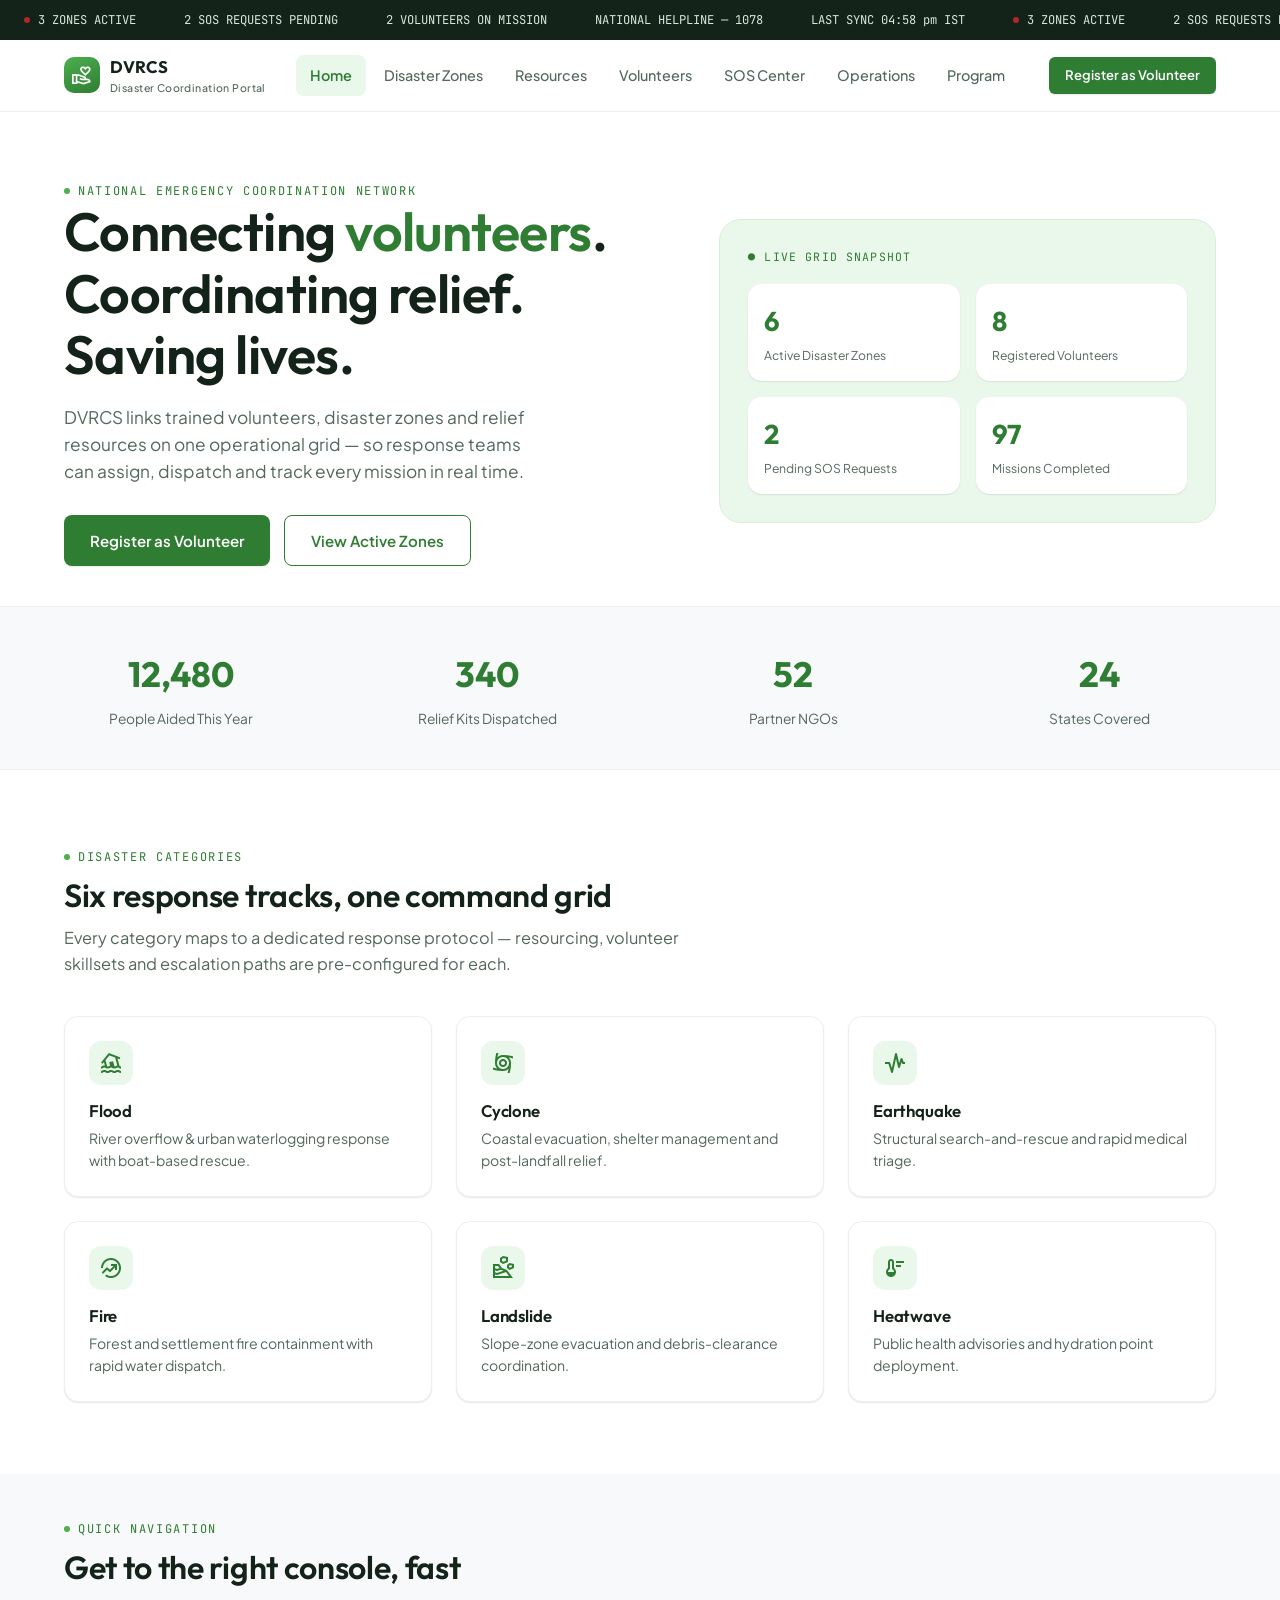
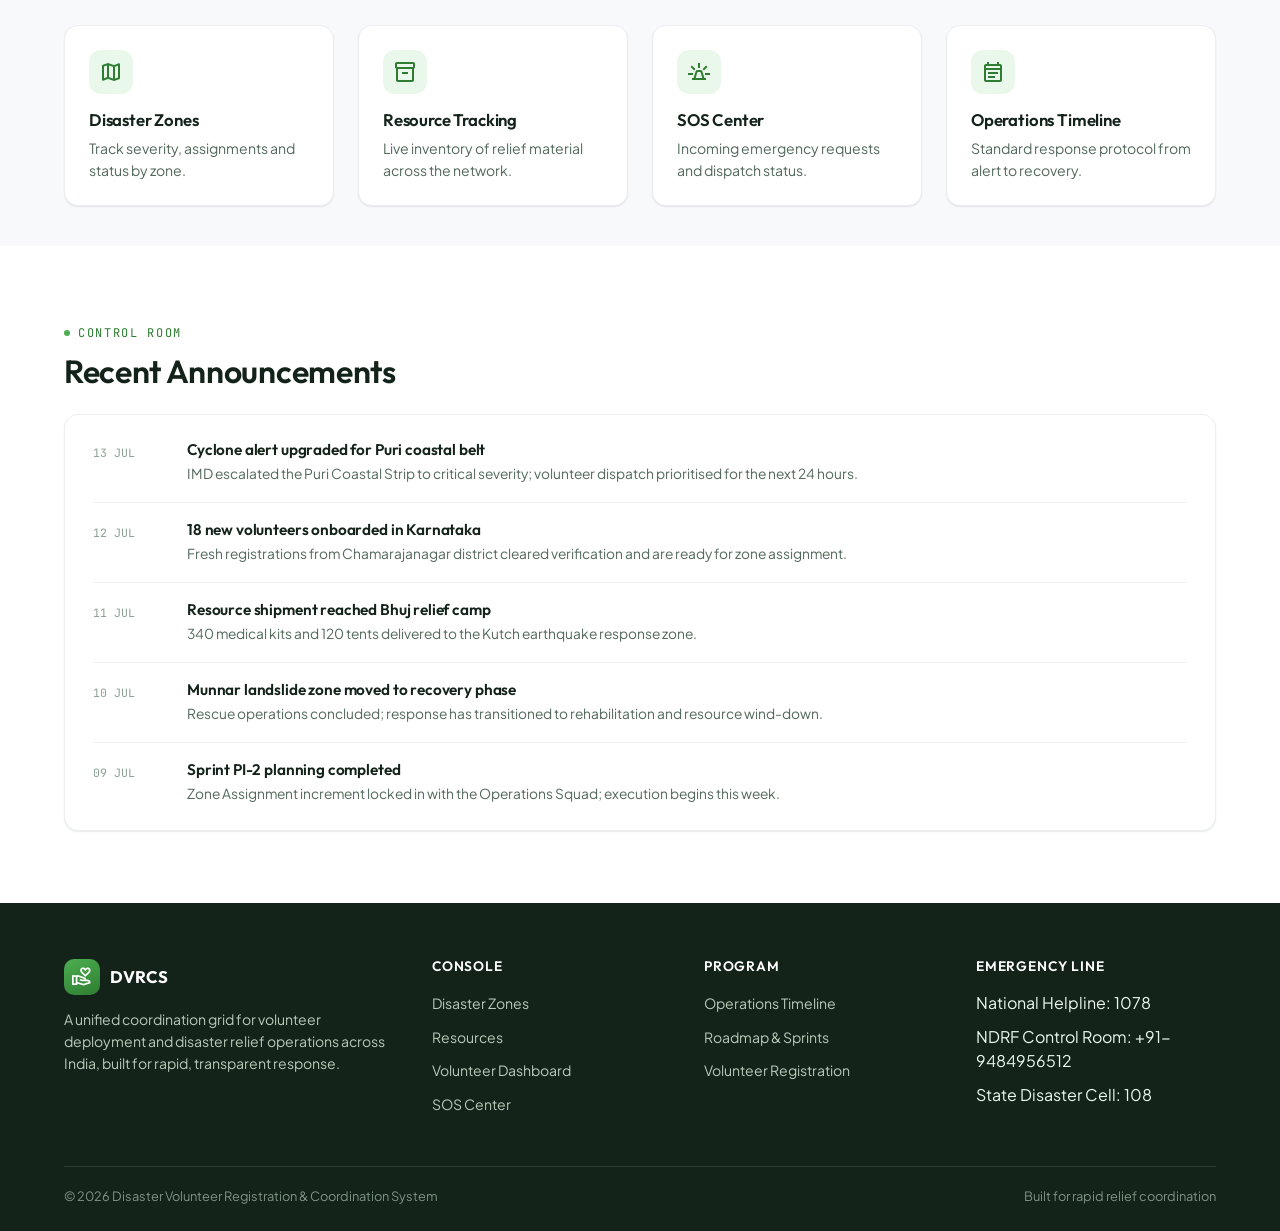
<file: dvrcs/index.html>
<!DOCTYPE html>
<html lang="en">
<head>
<meta charset="UTF-8">
<meta name="viewport" content="width=device-width, initial-scale=1.0">
<title>DVRCS — Disaster Volunteer Registration &amp; Coordination System</title>
<meta name="description" content="National platform coordinating volunteer deployment, relief resources and emergency response across active disaster zones.">
<link rel="preconnect" href="https://fonts.googleapis.com">
<link href="https://fonts.googleapis.com/css2?family=Plus+Jakarta+Sans:wght@300;400;500;600;700;800&family=Outfit:wght@400;500;600;700;800&family=JetBrains+Mono:wght@400;500&display=swap" rel="stylesheet">
<link rel="stylesheet" href="https://fonts.googleapis.com/css2?family=Material+Symbols+Outlined:opsz,wght,FILL,GRAD@24,400,0,0" />
<link rel="stylesheet" href="css/style.css">
<link rel="stylesheet" href="css/components.css">
<link rel="stylesheet" href="css/animations.css">
<link rel="stylesheet" href="css/responsive.css">
</head>
<body>

<div class="loading-screen"><div class="loading-mark"></div><span>LOADING COORDINATION PORTAL…</span></div>

<div class="ops-strip"><div class="ops-strip__track" id="opsStrip"></div></div>

<header class="navbar">
  <div class="container">
    <a href="index.html" class="brand"><span class="brand__mark"><span class="material-symbols-outlined">volunteer_activism</span></span><span>DVRCS<small>Disaster Coordination Portal</small></span></a>
    <nav class="nav-links">
      <a href="index.html" class="active">Home</a>
      <a href="zones.html">Disaster Zones</a>
      <a href="resources.html">Resources</a>
      <a href="dashboard.html">Volunteers</a>
      <a href="sos.html">SOS Center</a>
      <a href="operations.html">Operations</a>
      <a href="project-management.html">Program</a>
    </nav>
    <div class="nav-cta">
      <a href="register.html" class="btn btn-primary btn-sm">Register as Volunteer</a>
      <button class="nav-toggle" aria-label="Menu"><span></span></button>
    </div>
  </div>
</header>

<main>
  <section class="hero">
    <div class="container">
      <div class="reveal">
        <span class="eyebrow">National Emergency Coordination Network</span>
        <h1>Connecting <em>volunteers</em>.<br>Coordinating relief.<br>Saving lives.</h1>
        <p class="lead">DVRCS links trained volunteers, disaster zones and relief resources on one operational grid — so response teams can assign, dispatch and track every mission in real time.</p>
        <div class="hero-actions">
          <a href="register.html" class="btn btn-primary">Register as Volunteer</a>
          <a href="zones.html" class="btn btn-outline">View Active Zones</a>
        </div>
      </div>
      <div class="hero-panel reveal reveal-2">
        <div class="hero-panel__title">● Live Grid Snapshot</div>
        <div class="hero-panel__grid">
          <div class="hero-stat"><div class="num" data-counter="6">0</div><div class="label">Active Disaster Zones</div></div>
          <div class="hero-stat"><div class="num" data-counter="8">0</div><div class="label">Registered Volunteers</div></div>
          <div class="hero-stat"><div class="num" data-counter="2">0</div><div class="label">Pending SOS Requests</div></div>
          <div class="hero-stat"><div class="num" data-counter="97">0</div><div class="label">Missions Completed</div></div>
        </div>
      </div>
    </div>
  </section>

  <section class="stat-band">
    <div class="container grid grid-4">
      <div class="stat-card reveal"><div class="num" data-counter="12480">0</div><div class="label">People Aided This Year</div></div>
      <div class="stat-card reveal reveal-1"><div class="num" data-counter="340">0</div><div class="label">Relief Kits Dispatched</div></div>
      <div class="stat-card reveal reveal-2"><div class="num" data-counter="52">0</div><div class="label">Partner NGOs</div></div>
      <div class="stat-card reveal reveal-3"><div class="num" data-counter="24">0</div><div class="label">States Covered</div></div>
    </div>
  </section>

  <section class="section">
    <div class="container">
      <div class="section-head reveal">
        <span class="eyebrow">Disaster Categories</span>
        <h2>Six response tracks, one command grid</h2>
        <p>Every category maps to a dedicated response protocol — resourcing, volunteer skillsets and escalation paths are pre-configured for each.</p>
      </div>
      <div class="grid grid-3">
        <div class="card card-hover icon-card reveal"><div class="icon-card__icon"><span class="material-symbols-outlined">flood</span></div><h3>Flood</h3><p>River overflow &amp; urban waterlogging response with boat-based rescue.</p></div>
        <div class="card card-hover icon-card reveal reveal-1"><div class="icon-card__icon"><span class="material-symbols-outlined">cyclone</span></div><h3>Cyclone</h3><p>Coastal evacuation, shelter management and post-landfall relief.</p></div>
        <div class="card card-hover icon-card reveal reveal-2"><div class="icon-card__icon"><span class="material-symbols-outlined">earthquake</span></div><h3>Earthquake</h3><p>Structural search-and-rescue and rapid medical triage.</p></div>
        <div class="card card-hover icon-card reveal reveal-3"><div class="icon-card__icon"><span class="material-symbols-outlined">whatshot</span></div><h3>Fire</h3><p>Forest and settlement fire containment with rapid water dispatch.</p></div>
        <div class="card card-hover icon-card reveal reveal-4"><div class="icon-card__icon"><span class="material-symbols-outlined">landslide</span></div><h3>Landslide</h3><p>Slope-zone evacuation and debris-clearance coordination.</p></div>
        <div class="card card-hover icon-card reveal"><div class="icon-card__icon"><span class="material-symbols-outlined">thermostat</span></div><h3>Heatwave</h3><p>Public health advisories and hydration point deployment.</p></div>
      </div>
    </div>
  </section>

  <section class="section section-tight" style="background:var(--surface)">
    <div class="container">
      <div class="section-head reveal">
        <span class="eyebrow">Quick Navigation</span>
        <h2>Get to the right console, fast</h2>
      </div>
      <div class="grid grid-4">
        <a href="zones.html" class="card card-hover icon-card reveal"><div class="icon-card__icon"><span class="material-symbols-outlined">map</span></div><h3>Disaster Zones</h3><p>Track severity, assignments and status by zone.</p></a>
        <a href="resources.html" class="card card-hover icon-card reveal reveal-1"><div class="icon-card__icon"><span class="material-symbols-outlined">inventory_2</span></div><h3>Resource Tracking</h3><p>Live inventory of relief material across the network.</p></a>
        <a href="sos.html" class="card card-hover icon-card reveal reveal-2"><div class="icon-card__icon"><span class="material-symbols-outlined">e911_emergency</span></div><h3>SOS Center</h3><p>Incoming emergency requests and dispatch status.</p></a>
        <a href="operations.html" class="card card-hover icon-card reveal reveal-3"><div class="icon-card__icon"><span class="material-symbols-outlined">event_note</span></div><h3>Operations Timeline</h3><p>Standard response protocol from alert to recovery.</p></a>
      </div>
    </div>
  </section>

  <section class="section">
    <div class="container">
      <div class="flex-between reveal" style="align-items:flex-end;">
        <div class="section-head" style="margin-bottom:0"><span class="eyebrow">Control Room</span><h2>Recent Announcements</h2></div>
      </div>
      <div class="card mt-24" style="padding:8px 28px;" id="announceList"></div>
    </div>
  </section>
</main>

<footer class="footer">
  <div class="container">
    <div class="footer-grid">
      <div>
        <div class="brand" style="color:var(--white);margin-bottom:14px;"><span class="brand__mark"><span class="material-symbols-outlined">volunteer_activism</span></span><span>DVRCS</span></div>
        <p>A unified coordination grid for volunteer deployment and disaster relief operations across India, built for rapid, transparent response.</p>
      </div>
      <div><h4>Console</h4><ul><li><a href="zones.html">Disaster Zones</a></li><li><a href="resources.html">Resources</a></li><li><a href="dashboard.html">Volunteer Dashboard</a></li><li><a href="sos.html">SOS Center</a></li></ul></div>
      <div><h4>Program</h4><ul><li><a href="operations.html">Operations Timeline</a></li><li><a href="project-management.html">Roadmap &amp; Sprints</a></li><li><a href="register.html">Volunteer Registration</a></li></ul></div>
      <div><h4>Emergency Line</h4><ul><li>National Helpline: 1078</li><li>NDRF Control Room: +91-9484956512</li><li>State Disaster Cell: 108</li></ul></div>
    </div>
    <div class="footer-bottom"><span>© 2026 Disaster Volunteer Registration &amp; Coordination System</span><span>Built for rapid relief coordination</span></div>
  </div>
</footer>

<button class="back-to-top" aria-label="Back to top">↑</button>

<script src="js/utils.js"></script>
<script src="js/main.js"></script>
</body>
</html>
</file>
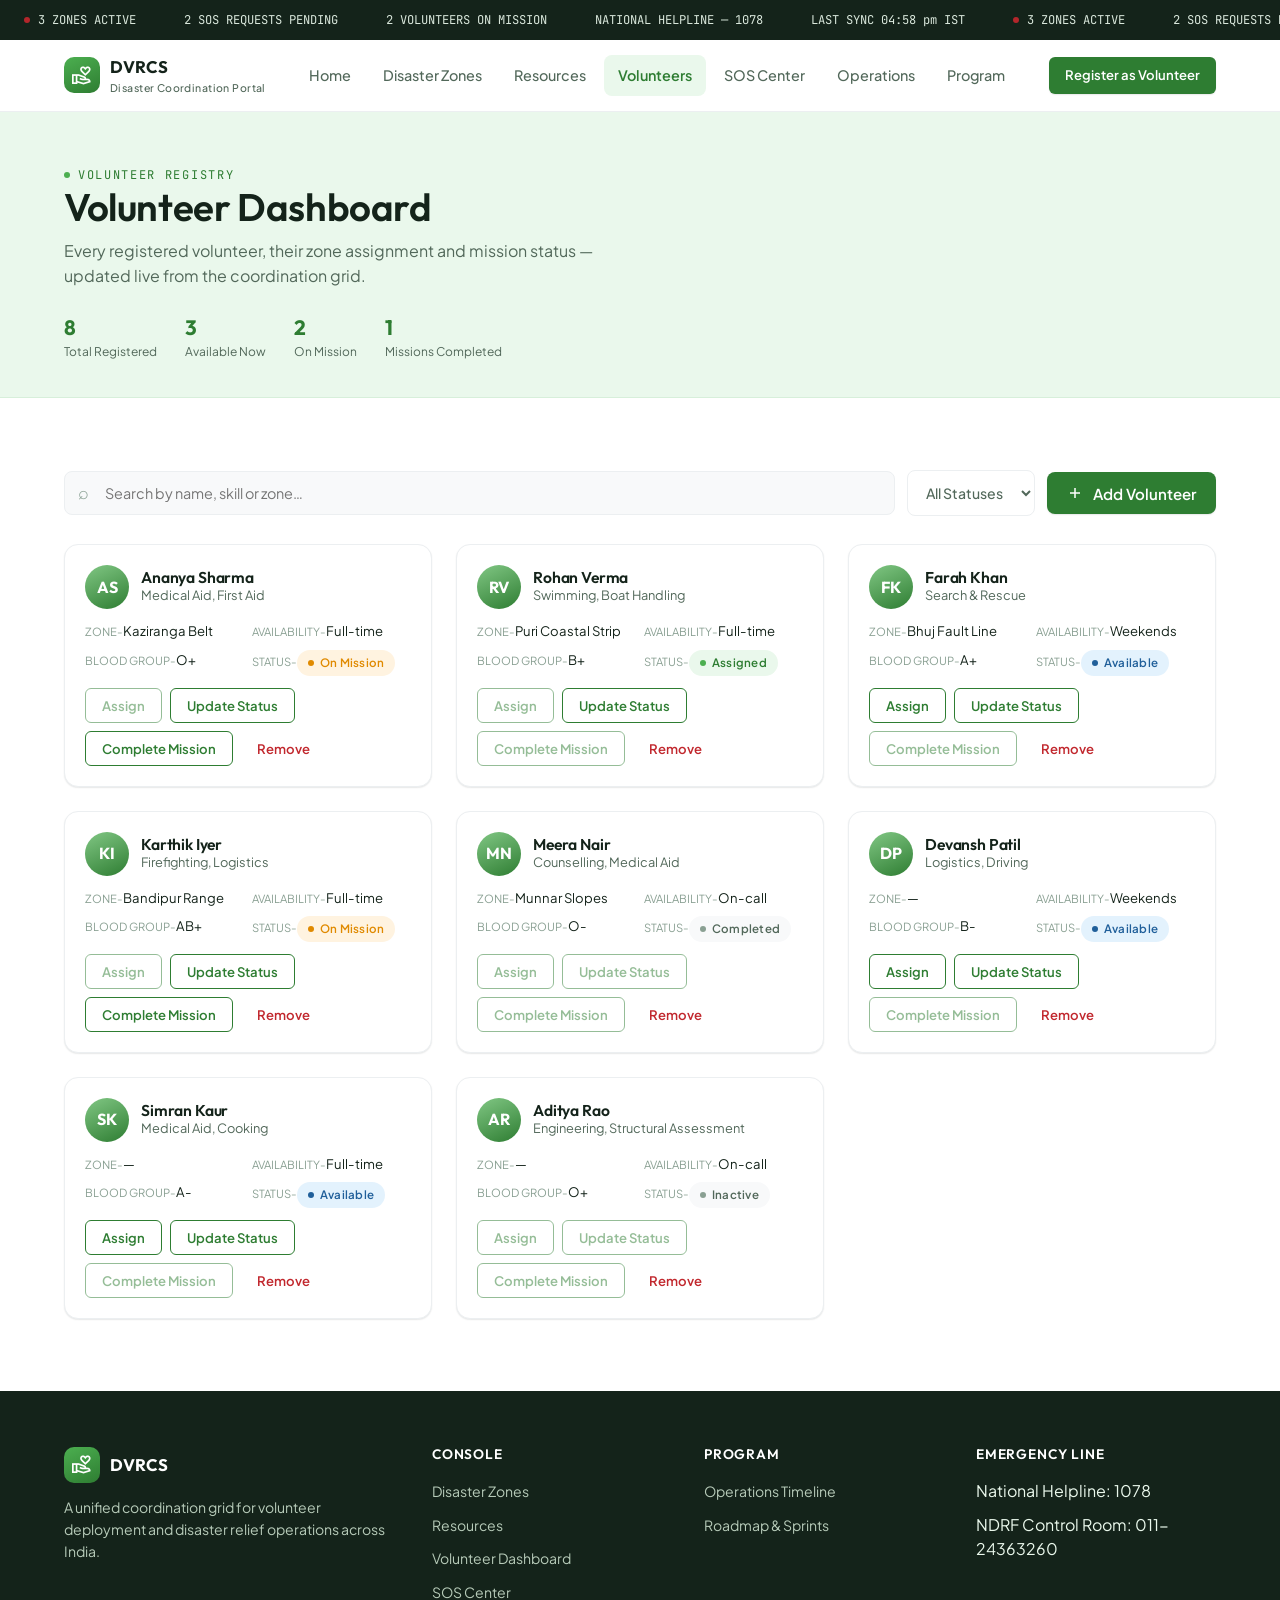
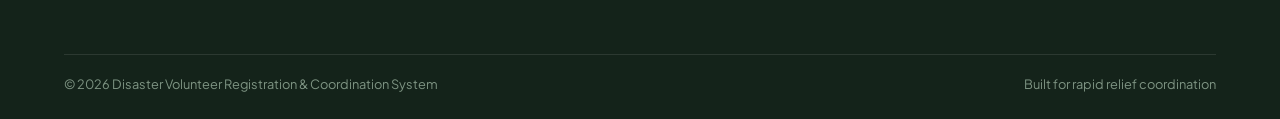
<file: dvrcs/dashboard.html>
<!DOCTYPE html>
<html lang="en">
<head>
<meta charset="UTF-8">
<meta name="viewport" content="width=device-width, initial-scale=1.0">
<title>Volunteer Dashboard — DVRCS</title>
<link rel="preconnect" href="https://fonts.googleapis.com">
<link href="https://fonts.googleapis.com/css2?family=Plus+Jakarta+Sans:wght@300;400;500;600;700;800&family=Outfit:wght@400;500;600;700;800&family=JetBrains+Mono:wght@400;500&display=swap" rel="stylesheet">
<link rel="stylesheet" href="https://fonts.googleapis.com/css2?family=Material+Symbols+Outlined:opsz,wght,FILL,GRAD@24,400,0,0" />
<link rel="stylesheet" href="css/style.css">
<link rel="stylesheet" href="css/components.css">
<link rel="stylesheet" href="css/animations.css">
<link rel="stylesheet" href="css/responsive.css">
</head>
<body>

<div class="loading-screen"><div class="loading-mark"></div><span>LOADING COORDINATION PORTAL…</span></div>
<div class="ops-strip"><div class="ops-strip__track" id="opsStrip"></div></div>

<header class="navbar">
  <div class="container">
    <a href="index.html" class="brand"><span class="brand__mark"><span class="material-symbols-outlined">volunteer_activism</span></span><span>DVRCS<small>Disaster Coordination Portal</small></span></a>
    <nav class="nav-links">
      <a href="index.html">Home</a>
      <a href="zones.html">Disaster Zones</a>
      <a href="resources.html">Resources</a>
      <a href="dashboard.html" class="active">Volunteers</a>
      <a href="sos.html">SOS Center</a>
      <a href="operations.html">Operations</a>
      <a href="project-management.html">Program</a>
    </nav>
    <div class="nav-cta">
      <a href="register.html" class="btn btn-primary btn-sm">Register as Volunteer</a>
      <button class="nav-toggle" aria-label="Menu"><span></span></button>
    </div>
  </div>
</header>

<main>
  <div class="page-head">
    <div class="container">
      <span class="eyebrow">Volunteer Registry</span>
      <h1>Volunteer Dashboard</h1>
      <p>Every registered volunteer, their zone assignment and mission status — updated live from the coordination grid.</p>
      <div class="page-head-stats" id="volHeadStats"></div>
    </div>
  </div>

  <section class="section">
    <div class="container">
      <div class="toolbar">
        <div class="search-box"><input type="text" id="volSearch" placeholder="Search by name, skill or zone…"></div>
        <select class="filter-select" id="statusFilter">
          <option value="">All Statuses</option>
          <option>Available</option><option>Assigned</option><option>On Mission</option><option>Completed</option><option>Inactive</option>
        </select>
        <button class="btn btn-primary" id="openAddVolBtn" style="padding: 11px 20px;">
          <span class="material-symbols-outlined" style="font-size: 1.25rem;">add</span> Add Volunteer
        </button>
      </div>
      <div class="grid grid-3" id="volGrid"></div>
      <div class="empty-state" id="volEmpty" style="display:none;"><h3>No volunteers found</h3><p>Try a different search or filter, or <a href="register.html" style="color:var(--accent);font-weight:600;">register a new volunteer</a>.</p></div>
    </div>
  </section>
</main>

<footer class="footer">
  <div class="container">
    <div class="footer-grid">
      <div><div class="brand" style="color:var(--white);margin-bottom:14px;"><span class="brand__mark"><span class="material-symbols-outlined">volunteer_activism</span></span><span>DVRCS</span></div><p>A unified coordination grid for volunteer deployment and disaster relief operations across India.</p></div>
      <div><h4>Console</h4><ul><li><a href="zones.html">Disaster Zones</a></li><li><a href="resources.html">Resources</a></li><li><a href="dashboard.html">Volunteer Dashboard</a></li><li><a href="sos.html">SOS Center</a></li></ul></div>
      <div><h4>Program</h4><ul><li><a href="operations.html">Operations Timeline</a></li><li><a href="project-management.html">Roadmap &amp; Sprints</a></li></ul></div>
      <div><h4>Emergency Line</h4><ul><li>National Helpline: 1078</li><li>NDRF Control Room: 011-24363260</li></ul></div>
    </div>
    <div class="footer-bottom"><span>© 2026 Disaster Volunteer Registration &amp; Coordination System</span><span>Built for rapid relief coordination</span></div>
  </div>
</footer>

<!-- Add Volunteer Modal -->
<div class="modal-overlay" id="addVolModal">
  <div class="modal modal-lg">
    <div class="flex-between" style="margin-bottom: 20px;">
      <h3 style="margin-bottom: 0;">Add New Volunteer</h3>
      <button class="btn btn-ghost btn-sm" id="closeAddVolBtn" style="padding: 4px; border-radius: 50%; min-width: auto; height: auto; display: flex; align-items: center; justify-content: center;">
        <span class="material-symbols-outlined" style="font-size: 1.5rem; margin: 0; color: var(--ink-soft);">close</span>
      </button>
    </div>
    <form id="addVolForm" novalidate>
      <div class="modal-scroll">
        <h4 style="margin-bottom: 12px; font-size: 0.8rem; text-transform: uppercase; color: var(--accent); letter-spacing: 0.04em;">Personal Details</h4>
        <div class="field-row">
          <div class="field">
            <label for="fullName">Full Name</label>
            <input type="text" id="fullName" placeholder="e.g. Rahul Sen">
            <div class="field-error">Please enter name.</div>
          </div>
          <div class="field">
            <label for="age">Age <span class="hint">18–65</span></label>
            <input type="number" id="age" placeholder="e.g. 28" min="18" max="65">
            <div class="field-error">Age must be 18-65.</div>
          </div>
        </div>
        <div class="field-row">
          <div class="field">
            <label for="gender">Gender</label>
            <select id="gender">
              <option value="">Select</option>
              <option>Male</option><option>Female</option><option>Other</option>
            </select>
            <div class="field-error">Select gender.</div>
          </div>
          <div class="field">
            <label for="bloodGroup">Blood Group</label>
            <select id="bloodGroup">
              <option value="">Select</option>
              <option>O+</option><option>O-</option><option>A+</option><option>A-</option>
              <option>B+</option><option>B-</option><option>AB+</option><option>AB-</option>
            </select>
            <div class="field-error">Select blood.</div>
          </div>
        </div>

        <h4 style="margin-top: 16px; margin-bottom: 12px; font-size: 0.8rem; text-transform: uppercase; color: var(--accent); letter-spacing: 0.04em;">Contact & Region</h4>
        <div class="field-row">
          <div class="field">
            <label for="phone">Phone</label>
            <input type="tel" id="phone" placeholder="10-digit number">
            <div class="field-error">Enter 10 digits.</div>
          </div>
          <div class="field">
            <label for="email">Email</label>
            <input type="email" id="email" placeholder="email@example.com">
            <div class="field-error">Enter valid email.</div>
          </div>
        </div>
        <div class="field-row">
          <div class="field">
            <label for="state">State</label>
            <input type="text" id="state" placeholder="e.g. West Bengal">
            <div class="field-error">Enter state.</div>
          </div>
          <div class="field">
            <label for="district">District</label>
            <input type="text" id="district" placeholder="e.g. Darjeeling">
            <div class="field-error">Enter district.</div>
          </div>
        </div>

        <h4 style="margin-top: 16px; margin-bottom: 12px; font-size: 0.8rem; text-transform: uppercase; color: var(--accent); letter-spacing: 0.04em;">Capabilities</h4>
        <div class="field">
          <label for="skills">Skills</label>
          <input type="text" id="skills" placeholder="e.g. First Aid, Swimming, Logistics">
          <div class="field-error">Enter at least one skill.</div>
        </div>
        <div class="field-row">
          <div class="field">
            <label for="availability">Availability</label>
            <select id="availability">
              <option value="">Select</option>
              <option>Full-time</option><option>Weekends</option><option>On-call</option>
            </select>
            <div class="field-error">Select availability.</div>
          </div>
          <div class="field">
            <label for="status">Initial Status</label>
            <select id="status">
              <option>Available</option>
              <option>Assigned</option>
              <option>On Mission</option>
              <option>Completed</option>
              <option>Inactive</option>
            </select>
          </div>
        </div>
      </div>
      <div class="modal-actions">
        <button type="button" class="btn btn-ghost" id="cancelAddVolBtn">Cancel</button>
        <button type="submit" class="btn btn-primary">Save Volunteer</button>
      </div>
    </form>
  </div>
</div>

<button class="back-to-top" aria-label="Back to top">↑</button>
<script src="js/utils.js"></script>
<script src="js/dashboard.js"></script>
</body>
</html>
</file>
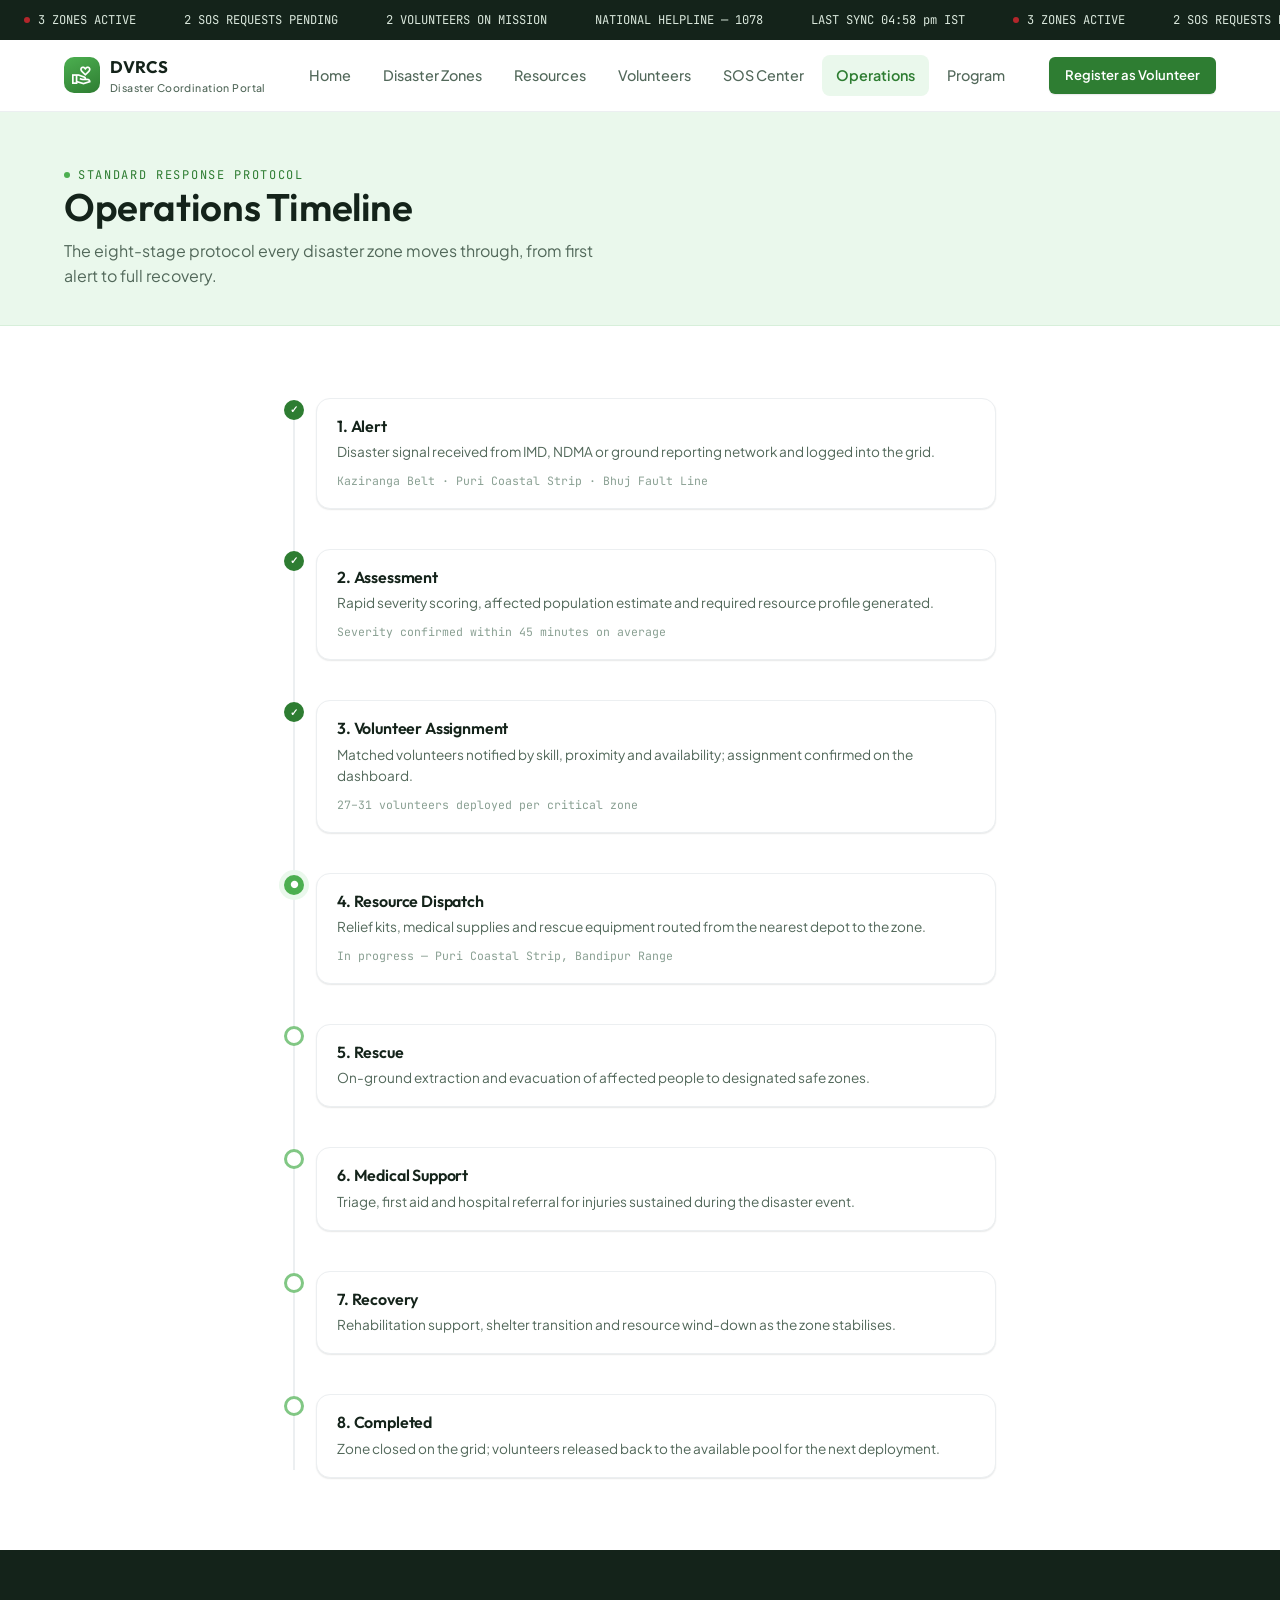
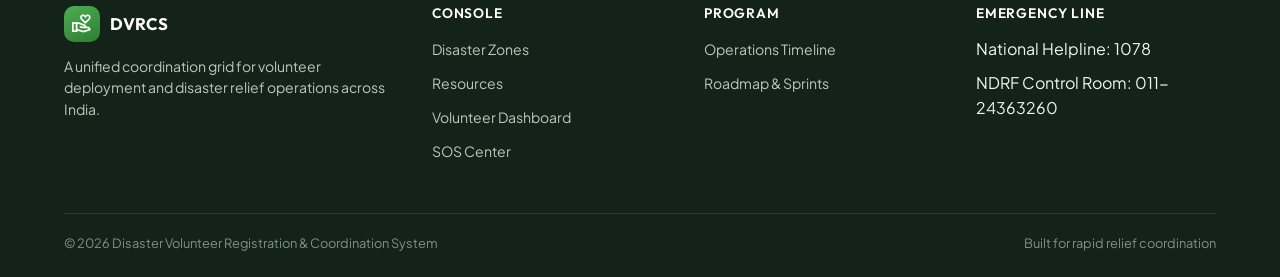
<file: dvrcs/operations.html>
<!DOCTYPE html>
<html lang="en">
<head>
<meta charset="UTF-8">
<meta name="viewport" content="width=device-width, initial-scale=1.0">
<title>Operations Timeline — DVRCS</title>
<link rel="preconnect" href="https://fonts.googleapis.com">
<link href="https://fonts.googleapis.com/css2?family=Plus+Jakarta+Sans:wght@300;400;500;600;700;800&family=Outfit:wght@400;500;600;700;800&family=JetBrains+Mono:wght@400;500&display=swap" rel="stylesheet">
<link rel="stylesheet" href="https://fonts.googleapis.com/css2?family=Material+Symbols+Outlined:opsz,wght,FILL,GRAD@24,400,0,0" />
<link rel="stylesheet" href="css/style.css">
<link rel="stylesheet" href="css/components.css">
<link rel="stylesheet" href="css/animations.css">
<link rel="stylesheet" href="css/responsive.css">
</head>
<body>

<div class="loading-screen"><div class="loading-mark"></div><span>LOADING COORDINATION PORTAL…</span></div>
<div class="ops-strip"><div class="ops-strip__track" id="opsStrip"></div></div>

<header class="navbar">
  <div class="container">
    <a href="index.html" class="brand"><span class="brand__mark"><span class="material-symbols-outlined">volunteer_activism</span></span><span>DVRCS<small>Disaster Coordination Portal</small></span></a>
    <nav class="nav-links">
      <a href="index.html">Home</a>
      <a href="zones.html">Disaster Zones</a>
      <a href="resources.html">Resources</a>
      <a href="dashboard.html">Volunteers</a>
      <a href="sos.html">SOS Center</a>
      <a href="operations.html" class="active">Operations</a>
      <a href="project-management.html">Program</a>
    </nav>
    <div class="nav-cta">
      <a href="register.html" class="btn btn-primary btn-sm">Register as Volunteer</a>
      <button class="nav-toggle" aria-label="Menu"><span></span></button>
    </div>
  </div>
</header>

<main>
  <div class="page-head">
    <div class="container">
      <span class="eyebrow">Standard Response Protocol</span>
      <h1>Operations Timeline</h1>
      <p>The eight-stage protocol every disaster zone moves through, from first alert to full recovery.</p>
    </div>
  </div>

  <section class="section">
    <div class="container" style="max-width:760px;">
      <div class="timeline">

        <div class="timeline-step done reveal">
          <div class="timeline-dot">✓</div>
          <div class="card timeline-card"><h3>1. Alert</h3><p>Disaster signal received from IMD, NDMA or ground reporting network and logged into the grid.</p><div class="meta">Kaziranga Belt · Puri Coastal Strip · Bhuj Fault Line</div></div>
        </div>

        <div class="timeline-step done reveal reveal-1">
          <div class="timeline-dot">✓</div>
          <div class="card timeline-card"><h3>2. Assessment</h3><p>Rapid severity scoring, affected population estimate and required resource profile generated.</p><div class="meta">Severity confirmed within 45 minutes on average</div></div>
        </div>

        <div class="timeline-step done reveal reveal-2">
          <div class="timeline-dot">✓</div>
          <div class="card timeline-card"><h3>3. Volunteer Assignment</h3><p>Matched volunteers notified by skill, proximity and availability; assignment confirmed on the dashboard.</p><div class="meta">27–31 volunteers deployed per critical zone</div></div>
        </div>

        <div class="timeline-step active reveal reveal-3">
          <div class="timeline-dot">●</div>
          <div class="card timeline-card"><h3>4. Resource Dispatch</h3><p>Relief kits, medical supplies and rescue equipment routed from the nearest depot to the zone.</p><div class="meta">In progress — Puri Coastal Strip, Bandipur Range</div></div>
        </div>

        <div class="timeline-step reveal reveal-4">
          <div class="timeline-dot">5</div>
          <div class="card timeline-card"><h3>5. Rescue</h3><p>On-ground extraction and evacuation of affected people to designated safe zones.</p></div>
        </div>

        <div class="timeline-step reveal">
          <div class="timeline-dot">6</div>
          <div class="card timeline-card"><h3>6. Medical Support</h3><p>Triage, first aid and hospital referral for injuries sustained during the disaster event.</p></div>
        </div>

        <div class="timeline-step reveal reveal-1">
          <div class="timeline-dot">7</div>
          <div class="card timeline-card"><h3>7. Recovery</h3><p>Rehabilitation support, shelter transition and resource wind-down as the zone stabilises.</p></div>
        </div>

        <div class="timeline-step reveal reveal-2">
          <div class="timeline-dot">8</div>
          <div class="card timeline-card"><h3>8. Completed</h3><p>Zone closed on the grid; volunteers released back to the available pool for the next deployment.</p></div>
        </div>

      </div>
    </div>
  </section>
</main>

<footer class="footer">
  <div class="container">
    <div class="footer-grid">
      <div><div class="brand" style="color:var(--white);margin-bottom:14px;"><span class="brand__mark"><span class="material-symbols-outlined">volunteer_activism</span></span><span>DVRCS</span></div><p>A unified coordination grid for volunteer deployment and disaster relief operations across India.</p></div>
      <div><h4>Console</h4><ul><li><a href="zones.html">Disaster Zones</a></li><li><a href="resources.html">Resources</a></li><li><a href="dashboard.html">Volunteer Dashboard</a></li><li><a href="sos.html">SOS Center</a></li></ul></div>
      <div><h4>Program</h4><ul><li><a href="operations.html">Operations Timeline</a></li><li><a href="project-management.html">Roadmap &amp; Sprints</a></li></ul></div>
      <div><h4>Emergency Line</h4><ul><li>National Helpline: 1078</li><li>NDRF Control Room: 011-24363260</li></ul></div>
    </div>
    <div class="footer-bottom"><span>© 2026 Disaster Volunteer Registration &amp; Coordination System</span><span>Built for rapid relief coordination</span></div>
  </div>
</footer>

<button class="back-to-top" aria-label="Back to top">↑</button>
<script src="js/utils.js"></script>
</body>
</html>
</file>
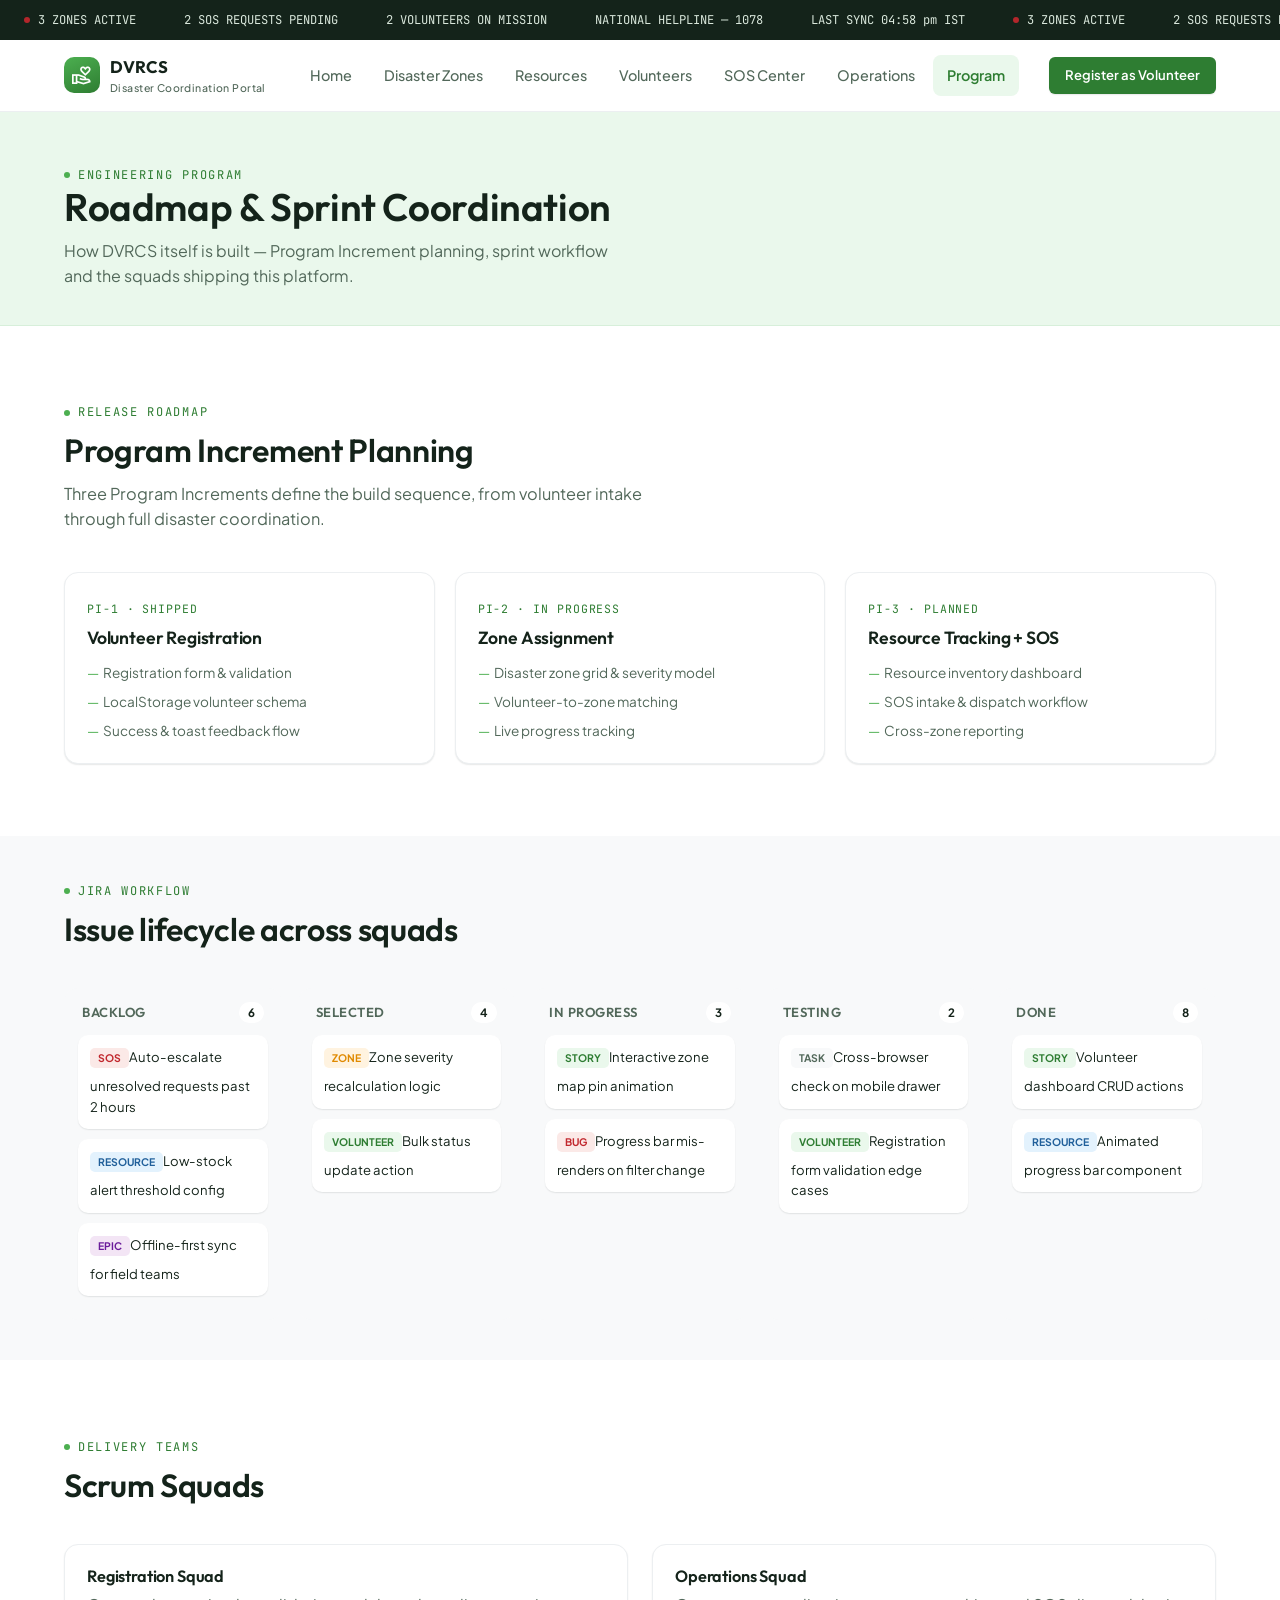
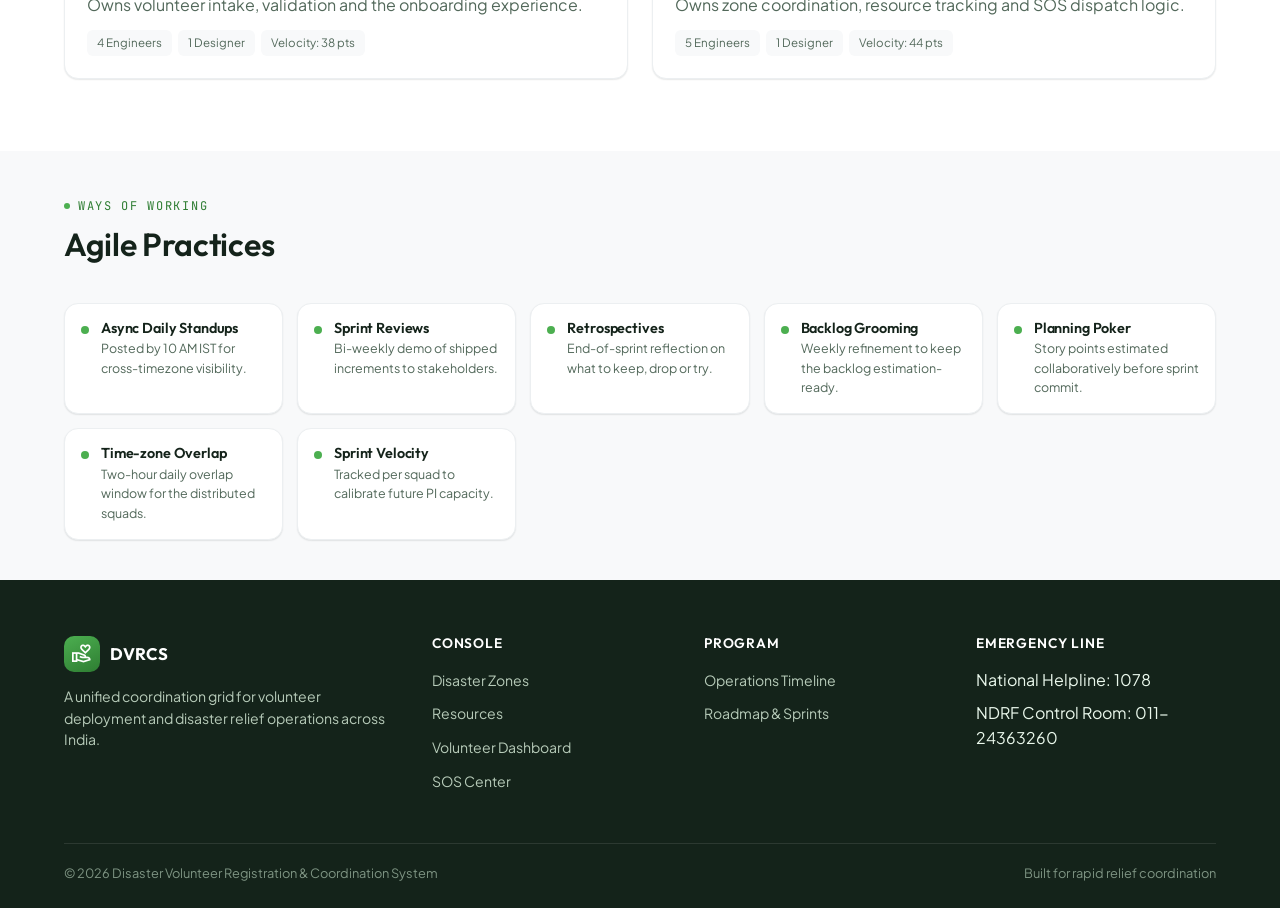
<file: dvrcs/project-management.html>
<!DOCTYPE html>
<html lang="en">
<head>
<meta charset="UTF-8">
<meta name="viewport" content="width=device-width, initial-scale=1.0">
<title>Program &amp; Roadmap — DVRCS</title>
<link rel="preconnect" href="https://fonts.googleapis.com">
<link href="https://fonts.googleapis.com/css2?family=Plus+Jakarta+Sans:wght@300;400;500;600;700;800&family=Outfit:wght@400;500;600;700;800&family=JetBrains+Mono:wght@400;500&display=swap" rel="stylesheet">
<link rel="stylesheet" href="https://fonts.googleapis.com/css2?family=Material+Symbols+Outlined:opsz,wght,FILL,GRAD@24,400,0,0" />
<link rel="stylesheet" href="css/style.css">
<link rel="stylesheet" href="css/components.css">
<link rel="stylesheet" href="css/animations.css">
<link rel="stylesheet" href="css/responsive.css">
</head>
<body>

<div class="loading-screen"><div class="loading-mark"></div><span>LOADING COORDINATION PORTAL…</span></div>
<div class="ops-strip"><div class="ops-strip__track" id="opsStrip"></div></div>

<header class="navbar">
  <div class="container">
    <a href="index.html" class="brand"><span class="brand__mark"><span class="material-symbols-outlined">volunteer_activism</span></span><span>DVRCS<small>Disaster Coordination Portal</small></span></a>
    <nav class="nav-links">
      <a href="index.html">Home</a>
      <a href="zones.html">Disaster Zones</a>
      <a href="resources.html">Resources</a>
      <a href="dashboard.html">Volunteers</a>
      <a href="sos.html">SOS Center</a>
      <a href="operations.html">Operations</a>
      <a href="project-management.html" class="active">Program</a>
    </nav>
    <div class="nav-cta">
      <a href="register.html" class="btn btn-primary btn-sm">Register as Volunteer</a>
      <button class="nav-toggle" aria-label="Menu"><span></span></button>
    </div>
  </div>
</header>

<main>
  <div class="page-head">
    <div class="container">
      <span class="eyebrow">Engineering Program</span>
      <h1>Roadmap &amp; Sprint Coordination</h1>
      <p>How DVRCS itself is built — Program Increment planning, sprint workflow and the squads shipping this platform.</p>
    </div>
  </div>

  <section class="section">
    <div class="container">
      <div class="section-head reveal"><span class="eyebrow">Release Roadmap</span><h2>Program Increment Planning</h2><p>Three Program Increments define the build sequence, from volunteer intake through full disaster coordination.</p></div>
      <div class="pi-track">
        <div class="card pi-card reveal">
          <span class="pi-card__num">PI-1 · Shipped</span>
          <h3>Volunteer Registration</h3>
          <ul><li>Registration form &amp; validation</li><li>LocalStorage volunteer schema</li><li>Success &amp; toast feedback flow</li></ul>
        </div>
        <div class="card pi-card reveal reveal-1">
          <span class="pi-card__num">PI-2 · In Progress</span>
          <h3>Zone Assignment</h3>
          <ul><li>Disaster zone grid &amp; severity model</li><li>Volunteer-to-zone matching</li><li>Live progress tracking</li></ul>
        </div>
        <div class="card pi-card reveal reveal-2">
          <span class="pi-card__num">PI-3 · Planned</span>
          <h3>Resource Tracking + SOS</h3>
          <ul><li>Resource inventory dashboard</li><li>SOS intake &amp; dispatch workflow</li><li>Cross-zone reporting</li></ul>
        </div>
      </div>
    </div>
  </section>

  <section class="section section-tight" style="background:var(--surface)">
    <div class="container">
      <div class="section-head reveal"><span class="eyebrow">Jira Workflow</span><h2>Issue lifecycle across squads</h2></div>
      <div class="kanban">
        <div class="kanban-col reveal">
          <div class="kanban-col__head"><h4>Backlog</h4><span class="kanban-count">6</span></div>
          <div class="kanban-card"><span class="kanban-card__tag tag-sos">SOS</span>Auto-escalate unresolved requests past 2 hours</div>
          <div class="kanban-card"><span class="kanban-card__tag tag-resource">Resource</span>Low-stock alert threshold config</div>
          <div class="kanban-card"><span class="kanban-card__tag tag-epic">Epic</span>Offline-first sync for field teams</div>
        </div>
        <div class="kanban-col reveal reveal-1">
          <div class="kanban-col__head"><h4>Selected</h4><span class="kanban-count">4</span></div>
          <div class="kanban-card"><span class="kanban-card__tag tag-zone">Zone</span>Zone severity recalculation logic</div>
          <div class="kanban-card"><span class="kanban-card__tag tag-volunteer">Volunteer</span>Bulk status update action</div>
        </div>
        <div class="kanban-col reveal reveal-2">
          <div class="kanban-col__head"><h4>In Progress</h4><span class="kanban-count">3</span></div>
          <div class="kanban-card"><span class="kanban-card__tag tag-story">Story</span>Interactive zone map pin animation</div>
          <div class="kanban-card"><span class="kanban-card__tag tag-bug">Bug</span>Progress bar mis-renders on filter change</div>
        </div>
        <div class="kanban-col reveal reveal-3">
          <div class="kanban-col__head"><h4>Testing</h4><span class="kanban-count">2</span></div>
          <div class="kanban-card"><span class="kanban-card__tag tag-task">Task</span>Cross-browser check on mobile drawer</div>
          <div class="kanban-card"><span class="kanban-card__tag tag-volunteer">Volunteer</span>Registration form validation edge cases</div>
        </div>
        <div class="kanban-col reveal reveal-4">
          <div class="kanban-col__head"><h4>Done</h4><span class="kanban-count">8</span></div>
          <div class="kanban-card"><span class="kanban-card__tag tag-story">Story</span>Volunteer dashboard CRUD actions</div>
          <div class="kanban-card"><span class="kanban-card__tag tag-resource">Resource</span>Animated progress bar component</div>
        </div>
      </div>
    </div>
  </section>

  <section class="section">
    <div class="container">
      <div class="section-head reveal"><span class="eyebrow">Delivery Teams</span><h2>Scrum Squads</h2></div>
      <div class="grid grid-2">
        <div class="card squad-card reveal">
          <h3>Registration Squad</h3>
          <p class="muted mt-8">Owns volunteer intake, validation and the onboarding experience.</p>
          <div class="squad-tags"><span>4 Engineers</span><span>1 Designer</span><span>Velocity: 38 pts</span></div>
        </div>
        <div class="card squad-card reveal reveal-1">
          <h3>Operations Squad</h3>
          <p class="muted mt-8">Owns zone coordination, resource tracking and SOS dispatch logic.</p>
          <div class="squad-tags"><span>5 Engineers</span><span>1 Designer</span><span>Velocity: 44 pts</span></div>
        </div>
      </div>
    </div>
  </section>

  <section class="section section-tight" style="background:var(--surface)">
    <div class="container">
      <div class="section-head reveal"><span class="eyebrow">Ways of Working</span><h2>Agile Practices</h2></div>
      <div class="practice-list">
        <div class="card practice-item reveal"><span class="dot"></span><div><h4>Async Daily Standups</h4><p>Posted by 10 AM IST for cross-timezone visibility.</p></div></div>
        <div class="card practice-item reveal reveal-1"><span class="dot"></span><div><h4>Sprint Reviews</h4><p>Bi-weekly demo of shipped increments to stakeholders.</p></div></div>
        <div class="card practice-item reveal reveal-2"><span class="dot"></span><div><h4>Retrospectives</h4><p>End-of-sprint reflection on what to keep, drop or try.</p></div></div>
        <div class="card practice-item reveal reveal-3"><span class="dot"></span><div><h4>Backlog Grooming</h4><p>Weekly refinement to keep the backlog estimation-ready.</p></div></div>
        <div class="card practice-item reveal reveal-4"><span class="dot"></span><div><h4>Planning Poker</h4><p>Story points estimated collaboratively before sprint commit.</p></div></div>
        <div class="card practice-item reveal"><span class="dot"></span><div><h4>Time-zone Overlap</h4><p>Two-hour daily overlap window for the distributed squads.</p></div></div>
        <div class="card practice-item reveal reveal-1"><span class="dot"></span><div><h4>Sprint Velocity</h4><p>Tracked per squad to calibrate future PI capacity.</p></div></div>
      </div>
    </div>
  </section>
</main>

<footer class="footer">
  <div class="container">
    <div class="footer-grid">
      <div><div class="brand" style="color:var(--white);margin-bottom:14px;"><span class="brand__mark"><span class="material-symbols-outlined">volunteer_activism</span></span><span>DVRCS</span></div><p>A unified coordination grid for volunteer deployment and disaster relief operations across India.</p></div>
      <div><h4>Console</h4><ul><li><a href="zones.html">Disaster Zones</a></li><li><a href="resources.html">Resources</a></li><li><a href="dashboard.html">Volunteer Dashboard</a></li><li><a href="sos.html">SOS Center</a></li></ul></div>
      <div><h4>Program</h4><ul><li><a href="operations.html">Operations Timeline</a></li><li><a href="project-management.html">Roadmap &amp; Sprints</a></li></ul></div>
      <div><h4>Emergency Line</h4><ul><li>National Helpline: 1078</li><li>NDRF Control Room: 011-24363260</li></ul></div>
    </div>
    <div class="footer-bottom"><span>© 2026 Disaster Volunteer Registration &amp; Coordination System</span><span>Built for rapid relief coordination</span></div>
  </div>
</footer>

<button class="back-to-top" aria-label="Back to top">↑</button>
<script src="js/utils.js"></script>
</body>
</html>
</file>
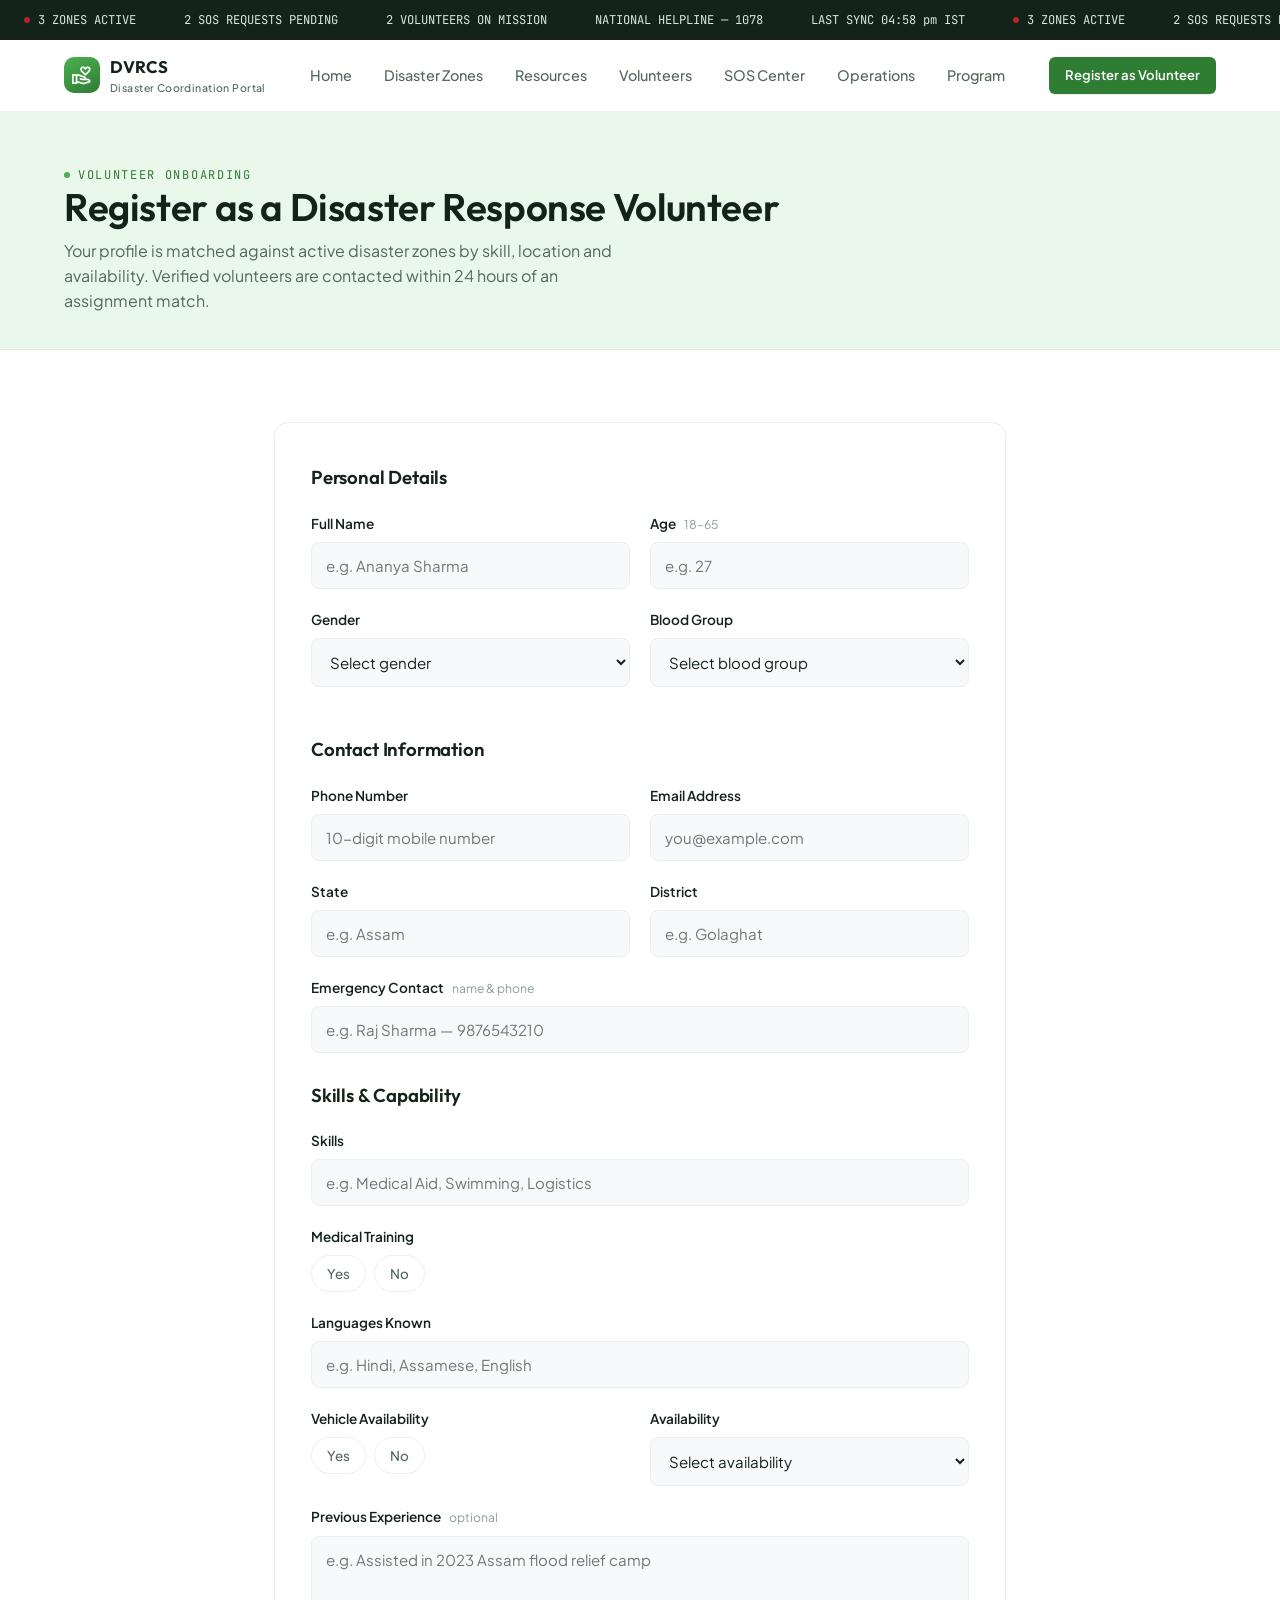
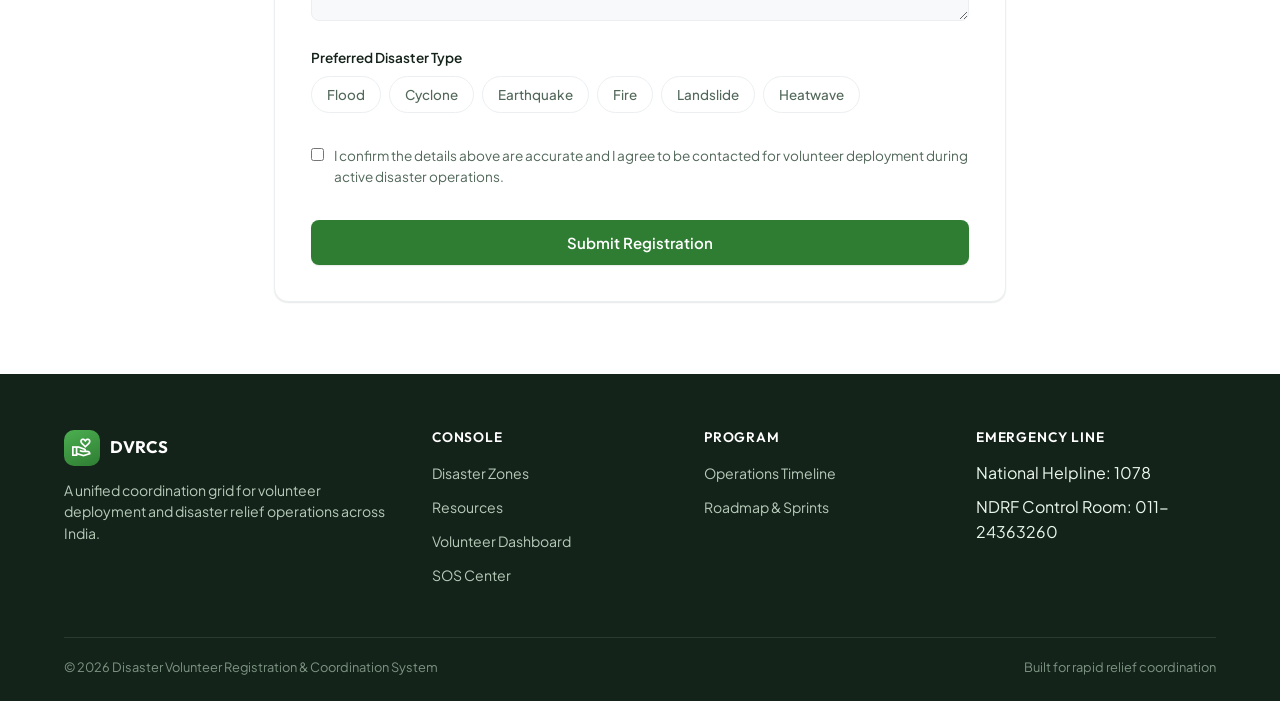
<file: dvrcs/register.html>
<!DOCTYPE html>
<html lang="en">
<head>
<meta charset="UTF-8">
<meta name="viewport" content="width=device-width, initial-scale=1.0">
<title>Volunteer Registration — DVRCS</title>
<link rel="preconnect" href="https://fonts.googleapis.com">
<link href="https://fonts.googleapis.com/css2?family=Plus+Jakarta+Sans:wght@300;400;500;600;700;800&family=Outfit:wght@400;500;600;700;800&family=JetBrains+Mono:wght@400;500&display=swap" rel="stylesheet">
<link rel="stylesheet" href="https://fonts.googleapis.com/css2?family=Material+Symbols+Outlined:opsz,wght,FILL,GRAD@24,400,0,0" />
<link rel="stylesheet" href="css/style.css">
<link rel="stylesheet" href="css/components.css">
<link rel="stylesheet" href="css/animations.css">
<link rel="stylesheet" href="css/responsive.css">
</head>
<body>

<div class="loading-screen"><div class="loading-mark"></div><span>LOADING COORDINATION PORTAL…</span></div>
<div class="ops-strip"><div class="ops-strip__track" id="opsStrip"></div></div>

<header class="navbar">
  <div class="container">
    <a href="index.html" class="brand"><span class="brand__mark"><span class="material-symbols-outlined">volunteer_activism</span></span><span>DVRCS<small>Disaster Coordination Portal</small></span></a>
    <nav class="nav-links">
      <a href="index.html">Home</a>
      <a href="zones.html">Disaster Zones</a>
      <a href="resources.html">Resources</a>
      <a href="dashboard.html">Volunteers</a>
      <a href="sos.html">SOS Center</a>
      <a href="operations.html">Operations</a>
      <a href="project-management.html">Program</a>
    </nav>
    <div class="nav-cta">
      <a href="register.html" class="btn btn-primary btn-sm">Register as Volunteer</a>
      <button class="nav-toggle" aria-label="Menu"><span></span></button>
    </div>
  </div>
</header>

<main>
  <div class="page-head">
    <div class="container">
      <span class="eyebrow">Volunteer Onboarding</span>
      <h1>Register as a Disaster Response Volunteer</h1>
      <p>Your profile is matched against active disaster zones by skill, location and availability. Verified volunteers are contacted within 24 hours of an assignment match.</p>
    </div>
  </div>

  <section class="section" style="max-width:780px;margin-inline:auto;">
    <div class="container" style="max-width:100%">

      <div class="card" style="padding:36px;" id="formCard">
        <form id="regForm" novalidate>

          <h3 class="mt-8">Personal Details</h3>
          <div class="field-row mt-24">
            <div class="field">
              <label for="fullName">Full Name</label>
              <input type="text" id="fullName" placeholder="e.g. Ananya Sharma">
              <div class="field-error">Please enter your full name.</div>
            </div>
            <div class="field">
              <label for="age">Age <span class="hint">18–65</span></label>
              <input type="number" id="age" placeholder="e.g. 27" min="18" max="65">
              <div class="field-error">Enter a valid age between 18 and 65.</div>
            </div>
          </div>
          <div class="field-row">
            <div class="field">
              <label for="gender">Gender</label>
              <select id="gender">
                <option value="">Select gender</option>
                <option>Male</option><option>Female</option><option>Other</option>
              </select>
              <div class="field-error">Please select a gender.</div>
            </div>
            <div class="field">
              <label for="bloodGroup">Blood Group</label>
              <select id="bloodGroup">
                <option value="">Select blood group</option>
                <option>O+</option><option>O-</option><option>A+</option><option>A-</option>
                <option>B+</option><option>B-</option><option>AB+</option><option>AB-</option>
              </select>
              <div class="field-error">Please select a blood group.</div>
            </div>
          </div>

          <h3 class="mt-32">Contact Information</h3>
          <div class="field-row mt-24">
            <div class="field">
              <label for="phone">Phone Number</label>
              <input type="tel" id="phone" placeholder="10-digit mobile number">
              <div class="field-error">Enter a valid 10-digit phone number.</div>
            </div>
            <div class="field">
              <label for="email">Email Address</label>
              <input type="email" id="email" placeholder="you@example.com">
              <div class="field-error">Enter a valid email address.</div>
            </div>
          </div>
          <div class="field-row">
            <div class="field">
              <label for="state">State</label>
              <input type="text" id="state" placeholder="e.g. Assam">
              <div class="field-error">Please enter your state.</div>
            </div>
            <div class="field">
              <label for="district">District</label>
              <input type="text" id="district" placeholder="e.g. Golaghat">
              <div class="field-error">Please enter your district.</div>
            </div>
          </div>
          <div class="field">
            <label for="emergencyContact">Emergency Contact <span class="hint">name &amp; phone</span></label>
            <input type="text" id="emergencyContact" placeholder="e.g. Raj Sharma — 9876543210">
            <div class="field-error">Please provide an emergency contact.</div>
          </div>

          <h3 class="mt-32">Skills &amp; Capability</h3>
          <div class="field mt-24">
            <label for="skills">Skills</label>
            <input type="text" id="skills" placeholder="e.g. Medical Aid, Swimming, Logistics">
            <div class="field-error">Please list at least one skill.</div>
          </div>
          <div class="field">
            <label>Medical Training</label>
            <div class="chip-group" id="medicalGroup">
              <button type="button" class="chip" data-value="Yes">Yes</button>
              <button type="button" class="chip" data-value="No">No</button>
            </div>
          </div>
          <div class="field">
            <label for="languages">Languages Known</label>
            <input type="text" id="languages" placeholder="e.g. Hindi, Assamese, English">
            <div class="field-error">Please list at least one language.</div>
          </div>
          <div class="field-row">
            <div class="field">
              <label>Vehicle Availability</label>
              <div class="chip-group" id="vehicleGroup">
                <button type="button" class="chip" data-value="Yes">Yes</button>
                <button type="button" class="chip" data-value="No">No</button>
              </div>
            </div>
            <div class="field">
              <label for="availability">Availability</label>
              <select id="availability">
                <option value="">Select availability</option>
                <option>Full-time</option><option>Weekends</option><option>On-call</option>
              </select>
              <div class="field-error">Please select your availability.</div>
            </div>
          </div>
          <div class="field">
            <label for="prevExperience">Previous Experience <span class="hint">optional</span></label>
            <textarea id="prevExperience" rows="3" placeholder="e.g. Assisted in 2023 Assam flood relief camp"></textarea>
          </div>
          <div class="field">
            <label>Preferred Disaster Type</label>
            <div class="chip-group" id="disasterGroup">
              <button type="button" class="chip" data-value="Flood">Flood</button>
              <button type="button" class="chip" data-value="Cyclone">Cyclone</button>
              <button type="button" class="chip" data-value="Earthquake">Earthquake</button>
              <button type="button" class="chip" data-value="Fire">Fire</button>
              <button type="button" class="chip" data-value="Landslide">Landslide</button>
              <button type="button" class="chip" data-value="Heatwave">Heatwave</button>
            </div>
            <div class="field-error" id="disasterError">Please select at least one preference.</div>
          </div>

          <label class="check-row mt-32">
            <input type="checkbox" id="terms">
            <span>I confirm the details above are accurate and I agree to be contacted for volunteer deployment during active disaster operations.</span>
          </label>
          <div class="field-error" id="termsError">You must accept the terms to register.</div>

          <button type="submit" class="btn btn-primary btn-block mt-32">Submit Registration</button>
        </form>
      </div>

      <div class="card text-center" id="successCard" style="padding:56px 36px;display:none;">
        <div class="success-check"><svg width="30" height="30" viewBox="0 0 24 24" fill="none" stroke-width="3" stroke-linecap="round" stroke-linejoin="round"><polyline points="20 6 9 17 4 12"></polyline></svg></div>
        <h2>Registration Successful</h2>
        <p class="muted mt-8">Your volunteer profile has been added to the coordination grid. You'll be notified when matched to an active zone.</p>
        <a href="dashboard.html" class="btn btn-primary mt-24">View Volunteer Dashboard</a>
      </div>

    </div>
  </section>
</main>

<footer class="footer">
  <div class="container">
    <div class="footer-grid">
      <div><div class="brand" style="color:var(--white);margin-bottom:14px;"><span class="brand__mark"><span class="material-symbols-outlined">volunteer_activism</span></span><span>DVRCS</span></div><p>A unified coordination grid for volunteer deployment and disaster relief operations across India.</p></div>
      <div><h4>Console</h4><ul><li><a href="zones.html">Disaster Zones</a></li><li><a href="resources.html">Resources</a></li><li><a href="dashboard.html">Volunteer Dashboard</a></li><li><a href="sos.html">SOS Center</a></li></ul></div>
      <div><h4>Program</h4><ul><li><a href="operations.html">Operations Timeline</a></li><li><a href="project-management.html">Roadmap &amp; Sprints</a></li></ul></div>
      <div><h4>Emergency Line</h4><ul><li>National Helpline: 1078</li><li>NDRF Control Room: 011-24363260</li></ul></div>
    </div>
    <div class="footer-bottom"><span>© 2026 Disaster Volunteer Registration &amp; Coordination System</span><span>Built for rapid relief coordination</span></div>
  </div>
</footer>

<button class="back-to-top" aria-label="Back to top">↑</button>
<script src="js/utils.js"></script>
<script src="js/register.js"></script>
</body>
</html>
</file>
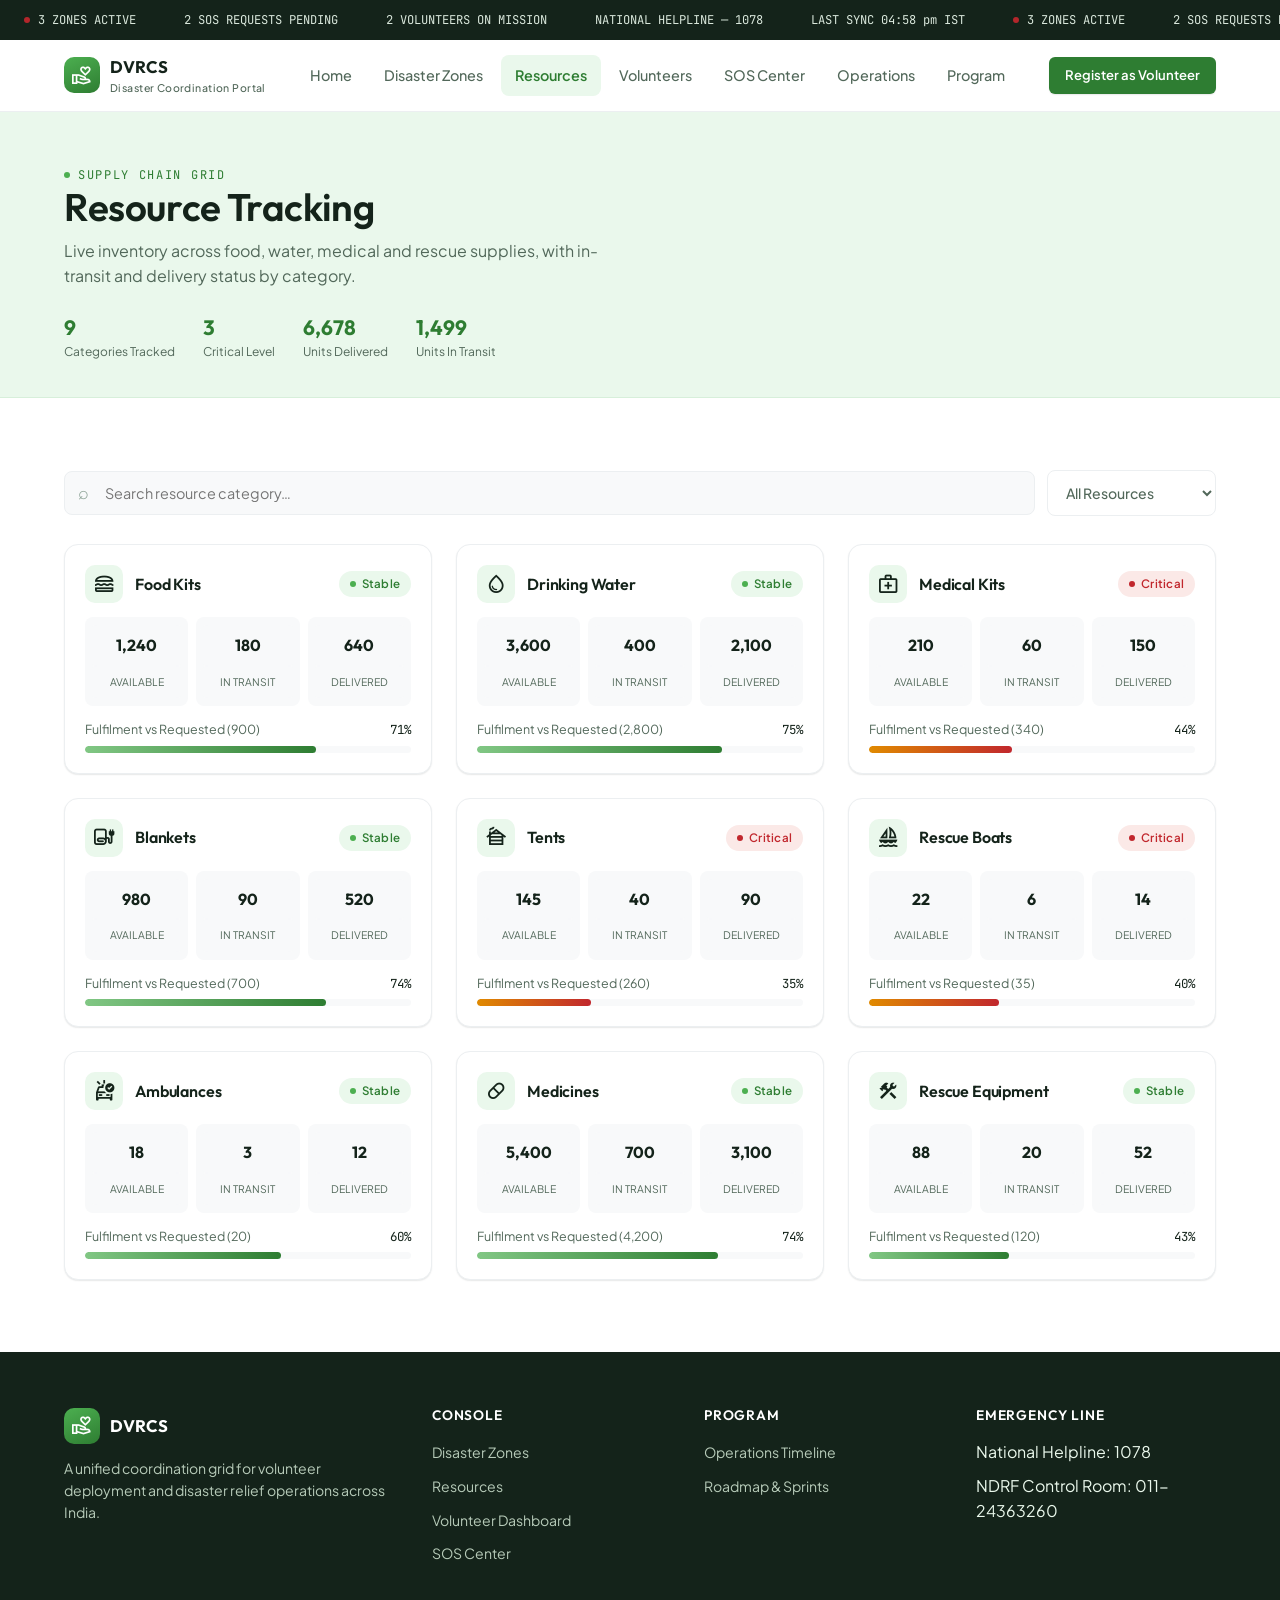
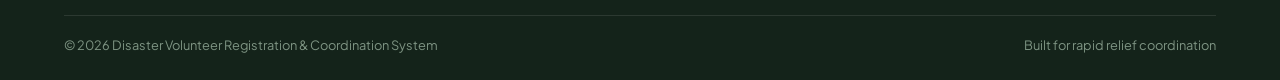
<file: dvrcs/resources.html>
<!DOCTYPE html>
<html lang="en">
<head>
<meta charset="UTF-8">
<meta name="viewport" content="width=device-width, initial-scale=1.0">
<title>Resource Tracking — DVRCS</title>
<link rel="preconnect" href="https://fonts.googleapis.com">
<link href="https://fonts.googleapis.com/css2?family=Plus+Jakarta+Sans:wght@300;400;500;600;700;800&family=Outfit:wght@400;500;600;700;800&family=JetBrains+Mono:wght@400;500&display=swap" rel="stylesheet">
<link rel="stylesheet" href="https://fonts.googleapis.com/css2?family=Material+Symbols+Outlined:opsz,wght,FILL,GRAD@24,400,0,0" />
<link rel="stylesheet" href="css/style.css">
<link rel="stylesheet" href="css/components.css">
<link rel="stylesheet" href="css/animations.css">
<link rel="stylesheet" href="css/responsive.css">
</head>
<body>

<div class="loading-screen"><div class="loading-mark"></div><span>LOADING COORDINATION PORTAL…</span></div>
<div class="ops-strip"><div class="ops-strip__track" id="opsStrip"></div></div>

<header class="navbar">
  <div class="container">
    <a href="index.html" class="brand"><span class="brand__mark"><span class="material-symbols-outlined">volunteer_activism</span></span><span>DVRCS<small>Disaster Coordination Portal</small></span></a>
    <nav class="nav-links">
      <a href="index.html">Home</a>
      <a href="zones.html">Disaster Zones</a>
      <a href="resources.html" class="active">Resources</a>
      <a href="dashboard.html">Volunteers</a>
      <a href="sos.html">SOS Center</a>
      <a href="operations.html">Operations</a>
      <a href="project-management.html">Program</a>
    </nav>
    <div class="nav-cta">
      <a href="register.html" class="btn btn-primary btn-sm">Register as Volunteer</a>
      <button class="nav-toggle" aria-label="Menu"><span></span></button>
    </div>
  </div>
</header>

<main>
  <div class="page-head">
    <div class="container">
      <span class="eyebrow">Supply Chain Grid</span>
      <h1>Resource Tracking</h1>
      <p>Live inventory across food, water, medical and rescue supplies, with in-transit and delivery status by category.</p>
      <div class="page-head-stats" id="resHeadStats"></div>
    </div>
  </div>

  <section class="section">
    <div class="container">
      <div class="toolbar">
        <div class="search-box"><input type="text" id="resSearch" placeholder="Search resource category…"></div>
        <select class="filter-select" id="resFilter">
          <option value="">All Resources</option>
          <option value="critical">Critical Level Only</option>
          <option value="ok">Adequate Stock</option>
        </select>
      </div>
      <div class="grid grid-3" id="resGrid"></div>
      <div class="empty-state" id="resEmpty" style="display:none;"><h3>No matching resources</h3><p>Try a different search term.</p></div>
    </div>
  </section>
</main>

<footer class="footer">
  <div class="container">
    <div class="footer-grid">
      <div><div class="brand" style="color:var(--white);margin-bottom:14px;"><span class="brand__mark"><span class="material-symbols-outlined">volunteer_activism</span></span><span>DVRCS</span></div><p>A unified coordination grid for volunteer deployment and disaster relief operations across India.</p></div>
      <div><h4>Console</h4><ul><li><a href="zones.html">Disaster Zones</a></li><li><a href="resources.html">Resources</a></li><li><a href="dashboard.html">Volunteer Dashboard</a></li><li><a href="sos.html">SOS Center</a></li></ul></div>
      <div><h4>Program</h4><ul><li><a href="operations.html">Operations Timeline</a></li><li><a href="project-management.html">Roadmap &amp; Sprints</a></li></ul></div>
      <div><h4>Emergency Line</h4><ul><li>National Helpline: 1078</li><li>NDRF Control Room: 011-24363260</li></ul></div>
    </div>
    <div class="footer-bottom"><span>© 2026 Disaster Volunteer Registration &amp; Coordination System</span><span>Built for rapid relief coordination</span></div>
  </div>
</footer>

<button class="back-to-top" aria-label="Back to top">↑</button>
<script src="js/utils.js"></script>
<script src="js/resources.js"></script>
</body>
</html>
</file>
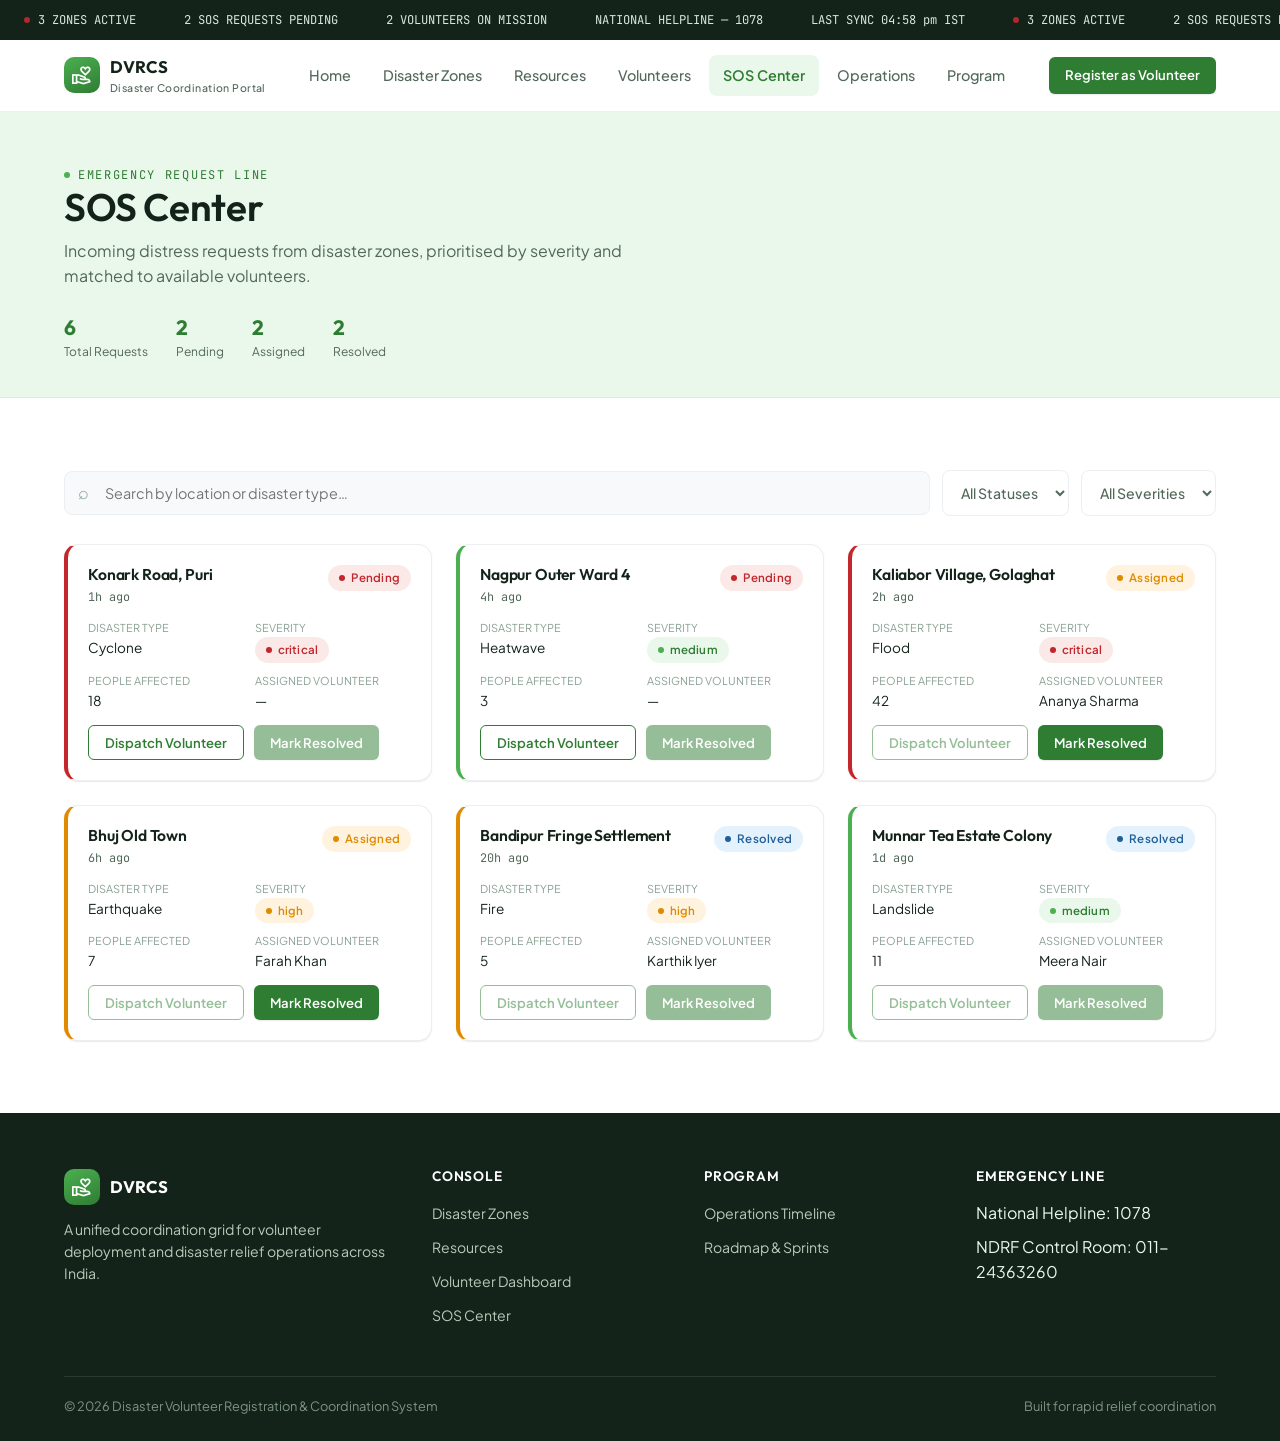
<file: dvrcs/sos.html>
<!DOCTYPE html>
<html lang="en">
<head>
<meta charset="UTF-8">
<meta name="viewport" content="width=device-width, initial-scale=1.0">
<title>SOS Center — DVRCS</title>
<link rel="preconnect" href="https://fonts.googleapis.com">
<link href="https://fonts.googleapis.com/css2?family=Plus+Jakarta+Sans:wght@300;400;500;600;700;800&family=Outfit:wght@400;500;600;700;800&family=JetBrains+Mono:wght@400;500&display=swap" rel="stylesheet">
<link rel="stylesheet" href="https://fonts.googleapis.com/css2?family=Material+Symbols+Outlined:opsz,wght,FILL,GRAD@24,400,0,0" />
<link rel="stylesheet" href="css/style.css">
<link rel="stylesheet" href="css/components.css">
<link rel="stylesheet" href="css/animations.css">
<link rel="stylesheet" href="css/responsive.css">
</head>
<body>

<div class="loading-screen"><div class="loading-mark"></div><span>LOADING COORDINATION PORTAL…</span></div>
<div class="ops-strip"><div class="ops-strip__track" id="opsStrip"></div></div>

<header class="navbar">
  <div class="container">
    <a href="index.html" class="brand"><span class="brand__mark"><span class="material-symbols-outlined">volunteer_activism</span></span><span>DVRCS<small>Disaster Coordination Portal</small></span></a>
    <nav class="nav-links">
      <a href="index.html">Home</a>
      <a href="zones.html">Disaster Zones</a>
      <a href="resources.html">Resources</a>
      <a href="dashboard.html">Volunteers</a>
      <a href="sos.html" class="active">SOS Center</a>
      <a href="operations.html">Operations</a>
      <a href="project-management.html">Program</a>
    </nav>
    <div class="nav-cta">
      <a href="register.html" class="btn btn-primary btn-sm">Register as Volunteer</a>
      <button class="nav-toggle" aria-label="Menu"><span></span></button>
    </div>
  </div>
</header>

<main>
  <div class="page-head">
    <div class="container">
      <span class="eyebrow">Emergency Request Line</span>
      <h1>SOS Center</h1>
      <p>Incoming distress requests from disaster zones, prioritised by severity and matched to available volunteers.</p>
      <div class="page-head-stats" id="sosHeadStats"></div>
    </div>
  </div>

  <section class="section">
    <div class="container">
      <div class="toolbar">
        <div class="search-box"><input type="text" id="sosSearch" placeholder="Search by location or disaster type…"></div>
        <select class="filter-select" id="sosStatusFilter">
          <option value="">All Statuses</option>
          <option>Pending</option><option>Assigned</option><option>Resolved</option>
        </select>
        <select class="filter-select" id="sosSevFilter">
          <option value="">All Severities</option>
          <option value="critical">Critical</option><option value="high">High</option><option value="medium">Medium</option>
        </select>
      </div>
      <div class="grid grid-3" id="sosGrid"></div>
      <div class="empty-state" id="sosEmpty" style="display:none;"><h3>No matching requests</h3><p>Try adjusting your search or filters.</p></div>
    </div>
  </section>
</main>

<footer class="footer">
  <div class="container">
    <div class="footer-grid">
      <div><div class="brand" style="color:var(--white);margin-bottom:14px;"><span class="brand__mark"><span class="material-symbols-outlined">volunteer_activism</span></span><span>DVRCS</span></div><p>A unified coordination grid for volunteer deployment and disaster relief operations across India.</p></div>
      <div><h4>Console</h4><ul><li><a href="zones.html">Disaster Zones</a></li><li><a href="resources.html">Resources</a></li><li><a href="dashboard.html">Volunteer Dashboard</a></li><li><a href="sos.html">SOS Center</a></li></ul></div>
      <div><h4>Program</h4><ul><li><a href="operations.html">Operations Timeline</a></li><li><a href="project-management.html">Roadmap &amp; Sprints</a></li></ul></div>
      <div><h4>Emergency Line</h4><ul><li>National Helpline: 1078</li><li>NDRF Control Room: 011-24363260</li></ul></div>
    </div>
    <div class="footer-bottom"><span>© 2026 Disaster Volunteer Registration &amp; Coordination System</span><span>Built for rapid relief coordination</span></div>
  </div>
</footer>

<button class="back-to-top" aria-label="Back to top">↑</button>
<script src="js/utils.js"></script>
<script src="js/sos.js"></script>
</body>
</html>
</file>
<file: dvrcs/css/style.css>
/* ==========================================================================
   DVRCS — Core Stylesheet
   Design tokens + reset + layout primitives + shared components
   ========================================================================== */

:root {
  /* Palette */
  --white: #FFFFFF;
  --tint: #EAF8EC;
  --accent: #2E7D32;
  --accent-mid: #4CAF50;
  --accent-light: #81C784;
  --surface: #F8F9FA;
  --line: #ECEFF1;
  --ink: #14231A;
  --ink-soft: #52685A;
  --ink-faint: #8AA093;
  --danger: #C1272D;
  --warning: #E08A00;
  --info: #205F9A;

  /* Type */
  --font-display: 'Outfit', 'Segoe UI', sans-serif;
  --font-body: 'Plus Jakarta Sans', 'Segoe UI', sans-serif;
  --font-mono: 'JetBrains Mono', 'Courier New', monospace;

  /* Scale */
  --r-sm: 8px;
  --r-md: 14px;
  --r-lg: 22px;
  --shadow-sm: 0 1px 2px rgba(20, 35, 26, 0.06), 0 1px 1px rgba(20, 35, 26, 0.04);
  --shadow-md: 0 8px 24px rgba(20, 35, 26, 0.08);
  --shadow-lg: 0 20px 48px rgba(20, 35, 26, 0.14);
  --nav-h: 72px;
  --strip-h: 40px;
}

* { box-sizing: border-box; margin: 0; padding: 0; }

html { scroll-behavior: smooth; }

body {
  font-family: var(--font-body);
  color: var(--ink);
  background: var(--white);
  line-height: 1.55;
  -webkit-font-smoothing: antialiased;
}

h1, h2, h3, h4 {
  font-family: var(--font-display);
  font-weight: 600;
  color: var(--ink);
  letter-spacing: -0.01em;
  line-height: 1.15;
}

a { color: inherit; text-decoration: none; }
ul { list-style: none; }
button { font-family: inherit; cursor: pointer; border: none; background: none; }
input, select, textarea { font-family: inherit; }
img { max-width: 100%; display: block; }

.container {
  width: 100%;
  max-width: 1200px;
  margin-inline: auto;
  padding-inline: 24px;
}

.section { padding: 72px 0; }
.section-tight { padding: 40px 0; }

.eyebrow {
  font-family: var(--font-mono);
  font-size: 0.75rem;
  letter-spacing: 0.14em;
  text-transform: uppercase;
  color: var(--accent);
  display: inline-flex;
  align-items: center;
  gap: 8px;
}
.eyebrow::before {
  content: '';
  width: 6px; height: 6px;
  border-radius: 50%;
  background: var(--accent-mid);
}

.section-head { max-width: 640px; margin-bottom: 40px; }
.section-head h2 { font-size: clamp(1.6rem, 2.5vw, 2.2rem); margin-top: 10px; }
.section-head p { color: var(--ink-soft); margin-top: 12px; font-size: 1.02rem; }

/* Buttons */
.btn {
  display: inline-flex;
  align-items: center;
  justify-content: center;
  gap: 8px;
  padding: 13px 26px;
  border-radius: var(--r-sm);
  font-weight: 600;
  font-size: 0.94rem;
  transition: transform 0.15s ease, box-shadow 0.15s ease, background 0.15s ease;
  white-space: nowrap;
}
.btn-primary { background: var(--accent); color: var(--white); box-shadow: var(--shadow-sm); }
.btn-primary:hover { background: #26662a; transform: translateY(-1px); box-shadow: var(--shadow-md); }
.btn-outline { background: var(--white); color: var(--accent); border: 1.5px solid var(--accent); }
.btn-outline:hover { background: var(--tint); }
.btn-ghost { color: var(--ink-soft); }
.btn-ghost:hover { color: var(--accent); }
.btn-sm { padding: 8px 16px; font-size: 0.82rem; border-radius: 6px; }
.btn-danger { background: var(--danger); color: var(--white); }
.btn-danger:hover { background: #a11f24; }
.btn:disabled { opacity: 0.5; cursor: not-allowed; transform: none !important; }
.btn-block { width: 100%; }

/* Status ticker strip (signature element) */
.ops-strip {
  height: var(--strip-h);
  background: var(--ink);
  color: var(--tint);
  overflow: hidden;
  position: sticky;
  top: 0;
  z-index: 201;
  font-family: var(--font-mono);
  font-size: 0.76rem;
}
.ops-strip__track {
  display: flex;
  align-items: center;
  gap: 48px;
  height: 100%;
  white-space: nowrap;
  animation: ticker 32s linear infinite;
  width: max-content;
  padding-inline: 24px;
}
.ops-strip__item { display: flex; align-items: center; gap: 8px; opacity: 0.92; }
.ops-strip__dot { width: 6px; height: 6px; border-radius: 50%; background: var(--accent-mid); }
.ops-strip__dot.live { background: var(--danger); animation: pulse 1.6s ease-in-out infinite; }

/* Navbar */
.navbar {
  position: sticky;
  top: var(--strip-h);
  z-index: 200;
  height: var(--nav-h);
  background: rgba(255, 255, 255, 0.92);
  backdrop-filter: blur(10px);
  border-bottom: 1px solid var(--line);
  transition: box-shadow 0.2s ease;
}
.navbar.scrolled { box-shadow: var(--shadow-sm); }
.navbar .container { height: 100%; display: flex; align-items: center; justify-content: space-between; }

.brand { display: flex; align-items: center; gap: 10px; font-family: var(--font-display); font-weight: 700; font-size: 1.05rem; }
.brand__mark {
  width: 36px; height: 36px; border-radius: 10px;
  background: linear-gradient(155deg, var(--accent-mid), var(--accent));
  display: flex; align-items: center; justify-content: center;
  color: var(--white); font-size: 1.1rem;
}
.brand small { display: block; font-family: var(--font-body); font-weight: 500; font-size: 0.66rem; color: var(--ink-soft); letter-spacing: 0.04em; }

.nav-links { display: flex; align-items: center; gap: 4px; }
.nav-links a {
  padding: 9px 14px; border-radius: var(--r-sm); font-size: 0.9rem; font-weight: 500; color: var(--ink-soft);
  transition: background 0.15s ease, color 0.15s ease;
}
.nav-links a:hover { background: var(--tint); color: var(--accent); }
.nav-links a.active { color: var(--accent); background: var(--tint); font-weight: 600; }
.nav-cta { display: flex; align-items: center; gap: 10px; }
.nav-toggle { display: none; width: 40px; height: 40px; border-radius: 8px; align-items: center; justify-content: center; }
.nav-toggle span, .nav-toggle::before, .nav-toggle::after { content:''; display:block; width: 20px; height: 2px; background: var(--ink); border-radius: 2px; transition: 0.2s; }
.nav-toggle span { margin: 5px 0; }

/* Cards */
.card {
  background: var(--white);
  border: 1px solid var(--line);
  border-radius: var(--r-md);
  box-shadow: var(--shadow-sm);
  transition: transform 0.2s ease, box-shadow 0.2s ease;
}
.card-hover:hover { transform: translateY(-3px); box-shadow: var(--shadow-md); }

/* Pills / badges */
.pill {
  display: inline-flex; align-items: center; gap: 6px;
  padding: 4px 11px; border-radius: 999px;
  font-size: 0.72rem; font-weight: 600; letter-spacing: 0.02em;
}
.pill::before { content: ''; width: 6px; height: 6px; border-radius: 50%; }
.pill-critical { background: #FBE9E7; color: var(--danger); }
.pill-critical::before { background: var(--danger); }
.pill-high { background: #FFF3E0; color: var(--warning); }
.pill-high::before { background: var(--warning); }
.pill-medium { background: var(--tint); color: var(--accent); }
.pill-medium::before { background: var(--accent-mid); }
.pill-low { background: #E3F2FD; color: var(--info); }
.pill-low::before { background: var(--info); }
.pill-neutral { background: var(--surface); color: var(--ink-soft); }
.pill-neutral::before { background: var(--ink-faint); }

/* Forms */
.field { margin-bottom: 20px; }
.field label { display: block; font-size: 0.85rem; font-weight: 600; margin-bottom: 8px; color: var(--ink); }
.field .hint { font-size: 0.76rem; color: var(--ink-faint); font-weight: 400; margin-left: 6px; }
.field input[type="text"],
.field input[type="number"],
.field input[type="tel"],
.field input[type="email"],
.field select,
.field textarea {
  width: 100%; padding: 13px 14px;
  border: 1.5px solid var(--line); border-radius: var(--r-sm);
  font-size: 0.94rem; color: var(--ink);
  background: var(--surface);
  transition: border-color 0.15s ease, background 0.15s ease;
}
.field input:focus, .field select:focus, .field textarea:focus {
  outline: none; border-color: var(--accent-mid); background: var(--white);
}
.field input.invalid, .field select.invalid { border-color: var(--danger); background: #FDF2F1; }
.field-error { font-size: 0.78rem; color: var(--danger); margin-top: 6px; display: none; }
.field-error.show { display: block; }
.field-row { display: grid; grid-template-columns: 1fr 1fr; gap: 20px; }
.chip-group { display: flex; flex-wrap: wrap; gap: 8px; }
.chip {
  padding: 9px 15px; border: 1.5px solid var(--line); border-radius: 999px;
  font-size: 0.84rem; font-weight: 500; color: var(--ink-soft); transition: 0.15s ease;
}
.chip.selected { background: var(--accent); border-color: var(--accent); color: var(--white); }
.check-row { display: flex; align-items: flex-start; gap: 10px; font-size: 0.85rem; color: var(--ink-soft); }
.check-row input { margin-top: 3px; accent-color: var(--accent); }

/* Toast */
.toast-stack { position: fixed; bottom: 24px; right: 24px; z-index: 500; display: flex; flex-direction: column; gap: 10px; }
.toast {
  min-width: 280px; max-width: 340px;
  background: var(--ink); color: var(--white);
  padding: 14px 16px; border-radius: var(--r-sm);
  display: flex; align-items: flex-start; gap: 10px;
  box-shadow: var(--shadow-lg);
  font-size: 0.86rem;
}
.toast strong { display: block; margin-bottom: 2px; font-family: var(--font-display); }
.toast-icon { flex-shrink: 0; width: 22px; height: 22px; border-radius: 50%; display: flex; align-items: center; justify-content: center; font-size: 0.75rem; font-weight: 700; }
.toast-success .toast-icon { background: var(--accent-mid); }
.toast-error .toast-icon { background: var(--danger); }

/* Modal */
.modal-overlay {
  position: fixed; inset: 0; background: rgba(20, 35, 26, 0.45);
  display: none; align-items: center; justify-content: center; z-index: 400; padding: 24px;
}
.modal-overlay.open { display: flex; }
.modal {
  background: var(--white); border-radius: var(--r-lg); width: 100%; max-width: 460px;
  padding: 30px; box-shadow: var(--shadow-lg);
}
.modal h3 { margin-bottom: 8px; }
.modal p { color: var(--ink-soft); font-size: 0.92rem; margin-bottom: 22px; }
.modal-actions { display: flex; gap: 12px; justify-content: flex-end; }

/* Loading screen */
.loading-screen {
  position: fixed; inset: 0; background: var(--white); z-index: 999;
  display: flex; align-items: center; justify-content: center; flex-direction: column; gap: 16px;
  transition: opacity 0.4s ease, visibility 0.4s ease;
}
.loading-screen.hidden { opacity: 0; visibility: hidden; pointer-events: none; }
.loading-mark {
  width: 44px; height: 44px; border-radius: 50%;
  border: 4.5px solid var(--tint);
  border-top-color: var(--accent);
  background: transparent;
  animation: spin 0.85s linear infinite;
}
@keyframes spin {
  0% { transform: rotate(0deg); }
  100% { transform: rotate(360deg); }
}
.loading-screen span { font-family: var(--font-mono); font-size: 0.78rem; color: var(--ink-soft); letter-spacing: 0.06em; }

/* Back to top */
.back-to-top {
  position: fixed; bottom: 24px; left: 24px; width: 44px; height: 44px;
  background: var(--ink); color: var(--white); border-radius: 50%;
  display: flex; align-items: center; justify-content: center;
  opacity: 0; visibility: hidden; transform: translateY(10px);
  transition: 0.25s ease; z-index: 150; box-shadow: var(--shadow-md);
}
.back-to-top.show { opacity: 1; visibility: visible; transform: translateY(0); }

/* Footer */
.footer { background: var(--ink); color: var(--tint); padding: 56px 0 24px; }
.footer-grid { display: grid; grid-template-columns: 1.4fr 1fr 1fr 1fr; gap: 32px; margin-bottom: 40px; }
.footer h4 { color: var(--white); font-size: 0.86rem; text-transform: uppercase; letter-spacing: 0.06em; margin-bottom: 16px; }
.footer li { margin-bottom: 9px; }
.footer a, .footer p { color: #B7CBB9; font-size: 0.88rem; }
.footer a:hover { color: var(--white); }
.footer-bottom { border-top: 1px solid rgba(255,255,255,0.1); padding-top: 20px; display: flex; justify-content: space-between; font-size: 0.8rem; color: #7E9483; flex-wrap: wrap; gap: 10px; }

/* Utility */
.text-center { text-align: center; }
.mt-8 { margin-top: 8px; } .mt-16 { margin-top: 16px; } .mt-24 { margin-top: 24px; } .mt-32 { margin-top: 32px; }
.flex { display: flex; } .flex-between { display: flex; align-items: center; justify-content: space-between; }
.flex-gap { display: flex; gap: 10px; flex-wrap: wrap; }
.grid { display: grid; gap: 24px; }
.grid-2 { grid-template-columns: repeat(2, 1fr); }
.grid-3 { grid-template-columns: repeat(3, 1fr); }
.grid-4 { grid-template-columns: repeat(4, 1fr); }
.muted { color: var(--ink-soft); }
.mono { font-family: var(--font-mono); }
.empty-state { text-align: center; padding: 60px 24px; color: var(--ink-soft); }
.empty-state h3 { color: var(--ink); margin-bottom: 8px; }

/* Material Symbols Integration */
.material-symbols-outlined {
  font-family: 'Material Symbols Outlined';
  font-weight: normal;
  font-style: normal;
  font-size: 24px;
  line-height: 1;
  letter-spacing: normal;
  text-transform: none;
  display: inline-flex;
  align-items: center;
  justify-content: center;
  white-space: nowrap;
  word-wrap: normal;
  direction: ltr;
  -webkit-font-smoothing: antialiased;
  vertical-align: middle;
}
.btn .material-symbols-outlined {
  font-size: 1.15rem;
  margin-left: -2px;
}
.brand__mark .material-symbols-outlined {
  font-size: 1.35rem;
}
.icon-card__icon .material-symbols-outlined {
  font-size: 1.5rem;
}
.resource-card__icon .material-symbols-outlined {
  font-size: 1.4rem;
}
.zone-card__icon .material-symbols-outlined {
  font-size: 1.4rem;
}
</file>
<file: dvrcs/css/components.css>
/* ==========================================================================
   DVRCS — Components
   ========================================================================== */

/* Hero */
.hero { padding: 64px 0 40px; position: relative; overflow: hidden; }
.hero .container { display: grid; grid-template-columns: 1.1fr 0.9fr; gap: 48px; align-items: center; }
.hero h1 { font-size: clamp(2.2rem, 4.2vw, 3.4rem); }
.hero h1 em { font-style: normal; color: var(--accent); }
.hero p.lead { font-size: 1.08rem; color: var(--ink-soft); margin-top: 18px; max-width: 480px; }
.hero-actions { display: flex; gap: 14px; margin-top: 30px; }
.hero-panel {
  background: var(--tint); border-radius: var(--r-lg); padding: 28px;
  border: 1px solid #D7EFDA;
}
.hero-panel__title { font-family: var(--font-mono); font-size: 0.72rem; text-transform: uppercase; letter-spacing: 0.1em; color: var(--accent); margin-bottom: 18px; }
.hero-panel__grid { display: grid; grid-template-columns: 1fr 1fr; gap: 16px; }
.hero-stat { background: var(--white); border-radius: var(--r-md); padding: 16px; box-shadow: var(--shadow-sm); }
.hero-stat .num { font-family: var(--font-display); font-size: 1.7rem; font-weight: 700; color: var(--accent); }
.hero-stat .label { font-size: 0.76rem; color: var(--ink-soft); margin-top: 4px; }

/* Stat strip (stats section on home) */
.stat-band { background: var(--surface); border-top: 1px solid var(--line); border-bottom: 1px solid var(--line); }
.stat-band .grid-4 { padding: 40px 0; }
.stat-card { text-align: center; }
.stat-card .num { font-family: var(--font-display); font-size: 2.2rem; font-weight: 700; color: var(--accent); }
.stat-card .label { color: var(--ink-soft); font-size: 0.86rem; margin-top: 6px; }

/* Category / info cards */
.icon-card { padding: 24px; }
.icon-card__icon {
  width: 44px; height: 44px; border-radius: 12px; background: var(--tint); color: var(--accent);
  display: flex; align-items: center; justify-content: center; font-size: 1.3rem; margin-bottom: 16px;
}
.icon-card h3 { font-size: 1.05rem; }
.icon-card p { color: var(--ink-soft); font-size: 0.88rem; margin-top: 8px; }

/* Announcement list */
.announce-item { display: flex; gap: 16px; padding: 18px 0; border-bottom: 1px solid var(--line); }
.announce-item:last-child { border-bottom: none; }
.announce-date { font-family: var(--font-mono); font-size: 0.72rem; color: var(--ink-faint); min-width: 78px; padding-top: 3px; }
.announce-body h4 { font-size: 0.96rem; }
.announce-body p { font-size: 0.86rem; color: var(--ink-soft); margin-top: 4px; }

/* Toolbar (search + filters), reused on zones/resources/dashboard/sos */
.toolbar { display: flex; gap: 12px; flex-wrap: wrap; align-items: center; margin-bottom: 28px; }
.search-box { position: relative; flex: 1; min-width: 220px; }
.search-box input {
  width: 100%; padding: 12px 16px 12px 40px; border: 1.5px solid var(--line); border-radius: var(--r-sm);
  background: var(--surface); font-size: 0.9rem;
}
.search-box input:focus { outline: none; border-color: var(--accent-mid); background: var(--white); }
.search-box::before {
  content: '⌕'; position: absolute; left: 14px; top: 50%; transform: translateY(-50%);
  color: var(--ink-faint); font-size: 1.1rem;
}
.filter-select {
  padding: 12px 14px; border: 1.5px solid var(--line); border-radius: var(--r-sm);
  background: var(--white); font-size: 0.88rem; color: var(--ink-soft); font-weight: 500;
}

/* Zone cards */
.zone-card { padding: 22px; display: flex; flex-direction: column; gap: 14px; }
.zone-card__head { display: flex; justify-content: space-between; align-items: flex-start; }
.zone-card__title { display: flex; align-items: center; gap: 10px; }
.zone-card__icon { width: 40px; height: 40px; border-radius: 10px; display: flex; align-items: center; justify-content: center; font-size: 1.15rem; background: var(--tint); }
.zone-card h3 { font-size: 1.02rem; }
.zone-card .loc { font-size: 0.78rem; color: var(--ink-soft); font-family: var(--font-mono); }
.zone-map {
  height: 110px; border-radius: var(--r-sm); background: var(--surface);
  position: relative; overflow: hidden; border: 1px solid var(--line);
}
#map {
  width: 100%;
  height: 420px;
  border-radius: var(--r-md);
  border: 1px solid var(--line);
  box-shadow: var(--shadow-sm);
  margin-bottom: 32px;
  position: relative;
  z-index: 10;
}
.modal-lg { max-width: 600px !important; }
.modal-scroll { max-height: 70vh; overflow-y: auto; padding-right: 8px; margin-bottom: 20px; }
/* Custom scrollbar for modal */
.modal-scroll::-webkit-scrollbar { width: 6px; }
.modal-scroll::-webkit-scrollbar-track { background: var(--surface); border-radius: 4px; }
.modal-scroll::-webkit-scrollbar-thumb { background: var(--line); border-radius: 4px; }
.modal-scroll::-webkit-scrollbar-thumb:hover { background: var(--ink-faint); }
.zone-stats { display: grid; grid-template-columns: repeat(3, 1fr); gap: 10px; text-align: center; }
.zone-stats .n { font-family: var(--font-display); font-weight: 700; font-size: 1.1rem; }
.zone-stats .l { font-size: 0.68rem; color: var(--ink-soft); text-transform: uppercase; letter-spacing: 0.04em; }
.progress-track { height: 7px; background: var(--surface); border-radius: 99px; overflow: hidden; }
.progress-fill { height: 100%; background: linear-gradient(90deg, var(--accent-light), var(--accent)); border-radius: 99px; width: 0; transition: width 1s cubic-bezier(.4,0,.2,1); }
.zone-resources { display: flex; flex-wrap: wrap; gap: 6px; }
.zone-resources span { font-size: 0.72rem; background: var(--surface); color: var(--ink-soft); padding: 4px 9px; border-radius: 6px; }
.zone-card__footer { display: flex; justify-content: space-between; align-items: center; }

/* Resource cards */
.resource-card { padding: 20px; }
.resource-card__head { display: flex; justify-content: space-between; align-items: center; margin-bottom: 14px; }
.resource-card__icon { width: 38px; height: 38px; border-radius: 10px; background: var(--tint); display: flex; align-items: center; justify-content: center; font-size: 1.1rem; }
.resource-metrics { display: grid; grid-template-columns: repeat(3, 1fr); gap: 8px; margin: 14px 0; }
.resource-metrics div { text-align: center; background: var(--surface); border-radius: 8px; padding: 8px 4px; }
.resource-metrics .n { font-weight: 700; font-family: var(--font-display); }
.resource-metrics .l { font-size: 0.65rem; color: var(--ink-soft); text-transform: uppercase; }

/* Volunteer / dashboard cards */
.vol-card { padding: 20px; display: flex; flex-direction: column; gap: 12px; }
.vol-card__head { display: flex; gap: 12px; align-items: center; }
.avatar { width: 44px; height: 44px; border-radius: 50%; background: linear-gradient(155deg, var(--accent-light), var(--accent)); color: var(--white); font-weight: 700; display: flex; align-items: center; justify-content: center; font-family: var(--font-display); flex-shrink: 0; }
.vol-card__meta { font-size: 0.8rem; color: var(--ink-soft); }
.vol-card__grid { display: grid; grid-template-columns: 1fr 1fr; gap: 8px; font-size: 0.82rem; }
.vol-card__grid .l { color: var(--ink-faint); font-size: 0.7rem; text-transform: uppercase; }
.vol-card__actions { display: flex; gap: 8px; flex-wrap: wrap; }

/* SOS cards */
.sos-card { padding: 20px; border-left: 4px solid var(--line); }
.sos-card.sev-critical { border-left-color: var(--danger); }
.sos-card.sev-high { border-left-color: var(--warning); }
.sos-card.sev-medium { border-left-color: var(--accent-mid); }
.sos-card__head { display: flex; justify-content: space-between; align-items: flex-start; margin-bottom: 12px; }
.sos-card__grid { display: grid; grid-template-columns: repeat(2, 1fr); gap: 10px; font-size: 0.85rem; margin-bottom: 14px; }
.sos-card__grid .l { color: var(--ink-faint); font-size: 0.68rem; text-transform: uppercase; display: block; }

/* Kanban (project management) */
.kanban { display: grid; grid-template-columns: repeat(5, 1fr); gap: 16px; overflow-x: auto; }
.kanban-col { background: var(--surface); border-radius: var(--r-md); padding: 14px; min-width: 200px; }
.kanban-col__head { display: flex; justify-content: space-between; align-items: center; margin-bottom: 12px; padding: 0 4px; }
.kanban-col__head h4 { font-size: 0.82rem; text-transform: uppercase; letter-spacing: 0.04em; color: var(--ink-soft); }
.kanban-count { background: var(--white); border-radius: 99px; font-size: 0.72rem; padding: 2px 9px; font-weight: 700; }
.kanban-card { background: var(--white); border-radius: 10px; padding: 12px; margin-bottom: 10px; box-shadow: var(--shadow-sm); font-size: 0.82rem; }
.kanban-card__tag { display: inline-block; font-size: 0.65rem; font-weight: 700; padding: 2px 8px; border-radius: 5px; margin-bottom: 8px; text-transform: uppercase; }
.tag-volunteer { background: var(--tint); color: var(--accent); }
.tag-zone { background: #FFF3E0; color: var(--warning); }
.tag-resource { background: #E3F2FD; color: var(--info); }
.tag-sos { background: #FBE9E7; color: var(--danger); }
.tag-bug { background: #FBE9E7; color: var(--danger); }
.tag-task { background: var(--surface); color: var(--ink-soft); }
.tag-story { background: var(--tint); color: var(--accent); }
.tag-epic { background: #F3E5F5; color: #6A1B9A; }

/* PI roadmap */
.pi-track { display: grid; grid-template-columns: repeat(3, 1fr); gap: 20px; }
.pi-card { padding: 22px; }
.pi-card__num { font-family: var(--font-mono); font-size: 0.72rem; color: var(--accent); text-transform: uppercase; letter-spacing: 0.08em; }
.pi-card h3 { margin-top: 8px; font-size: 1.1rem; }
.pi-card ul { margin-top: 14px; display: flex; flex-direction: column; gap: 8px; }
.pi-card li { font-size: 0.85rem; color: var(--ink-soft); padding-left: 16px; position: relative; }
.pi-card li::before { content: '—'; position: absolute; left: 0; color: var(--accent-mid); }

/* Operations timeline */
.timeline { position: relative; padding-left: 32px; }
.timeline::before { content: ''; position: absolute; left: 9px; top: 8px; bottom: 8px; width: 2px; background: var(--line); }
.timeline-step { position: relative; padding-bottom: 40px; }
.timeline-step:last-child { padding-bottom: 0; }
.timeline-dot {
  position: absolute; left: -32px; top: 2px; width: 20px; height: 20px; border-radius: 50%;
  background: var(--white); border: 3px solid var(--accent-light); display: flex; align-items: center; justify-content: center;
  font-size: 0.6rem; color: var(--white); font-weight: 700; transition: 0.3s ease;
}
.timeline-step.done .timeline-dot { background: var(--accent); border-color: var(--accent); }
.timeline-step.active .timeline-dot { background: var(--accent-mid); border-color: var(--accent-mid); box-shadow: 0 0 0 5px var(--tint); animation: pulse 1.6s ease-in-out infinite; }
.timeline-card { padding: 18px 20px; }
.timeline-card h3 { font-size: 1rem; }
.timeline-card p { font-size: 0.85rem; color: var(--ink-soft); margin-top: 6px; }
.timeline-card .meta { font-family: var(--font-mono); font-size: 0.72rem; color: var(--ink-faint); margin-top: 10px; }

/* Squad / practice cards */
.squad-card { padding: 22px; }
.squad-card h3 { font-size: 1.02rem; }
.squad-tags { display: flex; flex-wrap: wrap; gap: 6px; margin-top: 12px; }
.squad-tags span { font-size: 0.72rem; background: var(--surface); padding: 4px 10px; border-radius: 6px; color: var(--ink-soft); }
.practice-list { display: grid; grid-template-columns: repeat(auto-fill, minmax(200px,1fr)); gap: 14px; }
.practice-item { padding: 16px; display: flex; gap: 12px; align-items: flex-start; }
.practice-item .dot { width: 8px; height: 8px; border-radius: 50%; background: var(--accent-mid); margin-top: 6px; flex-shrink: 0; }
.practice-item h4 { font-size: 0.9rem; }
.practice-item p { font-size: 0.78rem; color: var(--ink-soft); margin-top: 3px; }

/* Page header (used on inner pages) */
.page-head { background: var(--tint); padding: 48px 0 36px; border-bottom: 1px solid #D7EFDA; }
.page-head h1 { font-size: clamp(1.7rem, 3vw, 2.4rem); }
.page-head p { color: var(--ink-soft); margin-top: 10px; max-width: 560px; }
.page-head-stats { display: flex; gap: 28px; margin-top: 22px; flex-wrap: wrap; }
.page-head-stats .n { font-family: var(--font-display); font-weight: 700; font-size: 1.3rem; color: var(--accent); }
.page-head-stats .l { font-size: 0.75rem; color: var(--ink-soft); }

/* Mobile nav drawer */
.mobile-drawer {
  position: fixed; top: 0; right: -320px; width: 300px; height: 100%; background: var(--white);
  box-shadow: var(--shadow-lg); z-index: 300; transition: right 0.3s ease; padding: 24px; display: flex; flex-direction: column; gap: 4px;
}
.mobile-drawer.open { right: 0; }
.mobile-drawer a { padding: 14px 12px; border-radius: 8px; font-weight: 500; color: var(--ink-soft); }
.mobile-drawer a.active { color: var(--accent); background: var(--tint); }
.drawer-backdrop { position: fixed; inset: 0; background: rgba(0,0,0,0.3); z-index: 299; display: none; }
.drawer-backdrop.open { display: block; }
</file>
<file: dvrcs/css/animations.css>
/* ==========================================================================
   DVRCS — Animations
   ========================================================================== */

@keyframes pulse {
  0%, 100% { opacity: 1; transform: scale(1); }
  50% { opacity: 0.5; transform: scale(0.85); }
}

@keyframes loadPulse {
  0%, 100% { transform: scale(1); opacity: 1; }
  50% { transform: scale(0.9); opacity: 0.7; }
}

@keyframes ticker {
  0% { transform: translateX(0); }
  100% { transform: translateX(-50%); }
}

@keyframes toastIn {
  from { opacity: 0; transform: translateY(12px) scale(0.97); }
  to { opacity: 1; transform: translateY(0) scale(1); }
}

@keyframes modalIn {
  from { opacity: 0; transform: translateY(16px) scale(0.97); }
  to { opacity: 1; transform: translateY(0) scale(1); }
}

@keyframes successPop {
  0% { transform: scale(0.6); opacity: 0; }
  60% { transform: scale(1.08); opacity: 1; }
  100% { transform: scale(1); }
}

.toast { animation: toastIn 0.3s ease; }
.modal-overlay.open .modal { animation: modalIn 0.28s cubic-bezier(.4,0,.2,1); }

/* Scroll reveal */
.reveal {
  opacity: 0;
  transform: translateY(24px);
  transition: opacity 0.6s ease, transform 0.6s cubic-bezier(.2,.7,.3,1);
}
.reveal.in-view { opacity: 1; transform: translateY(0); }
.reveal-1 { transition-delay: 0.05s; }
.reveal-2 { transition-delay: 0.12s; }
.reveal-3 { transition-delay: 0.19s; }
.reveal-4 { transition-delay: 0.26s; }

.success-check {
  width: 64px; height: 64px; border-radius: 50%; background: var(--tint);
  display: flex; align-items: center; justify-content: center; margin: 0 auto 18px;
  animation: successPop 0.45s cubic-bezier(.34,1.56,.64,1);
}
.success-check svg { stroke: var(--accent); }

@media (prefers-reduced-motion: reduce) {
  *, *::before, *::after { animation-duration: 0.001ms !important; transition-duration: 0.001ms !important; }
}
</file>
<file: dvrcs/css/responsive.css>
/* ==========================================================================
   DVRCS — Responsive
   ========================================================================== */

@media (max-width: 1080px) {
  .grid-4 { grid-template-columns: repeat(2, 1fr); }
  .grid-3 { grid-template-columns: repeat(2, 1fr); }
  .kanban { grid-template-columns: repeat(3, 1fr); }
  .pi-track { grid-template-columns: 1fr; }
}

@media (max-width: 900px) {
  .hero .container { grid-template-columns: 1fr; }
  .hero-panel { order: -1; }
  .footer-grid { grid-template-columns: 1fr 1fr; }
  .field-row { grid-template-columns: 1fr; }
}

@media (max-width: 760px) {
  .nav-links { position: fixed; top: 0; right: -320px; width: 300px; height: 100%; background: var(--white); flex-direction: column; align-items: stretch; padding: 90px 20px 24px; box-shadow: var(--shadow-lg); transition: right 0.3s ease; z-index: 300; gap: 2px; }
  .nav-links.open { right: 0; }
  .nav-links a { padding: 14px 12px; }
  .nav-toggle { display: flex; flex-direction: column; }
  .nav-cta .btn-outline { display: none; }
  .grid-4, .grid-3, .grid-2 { grid-template-columns: 1fr; }
  .kanban { grid-template-columns: repeat(2, 1fr); }
  .zone-stats { grid-template-columns: repeat(3, 1fr); }
  .footer-grid { grid-template-columns: 1fr; gap: 24px; }
  .footer-bottom { flex-direction: column; text-align: center; }
  .toolbar { flex-direction: column; align-items: stretch; }
  .sos-card__grid, .vol-card__grid { grid-template-columns: 1fr 1fr; }
  .page-head-stats { gap: 18px; }
}

@media (max-width: 480px) {
  .section { padding: 48px 0; }
  .hero { padding: 40px 0 28px; }
  .kanban { grid-template-columns: 1fr; }
  .resource-metrics { grid-template-columns: repeat(3, 1fr); }
}
</file>
